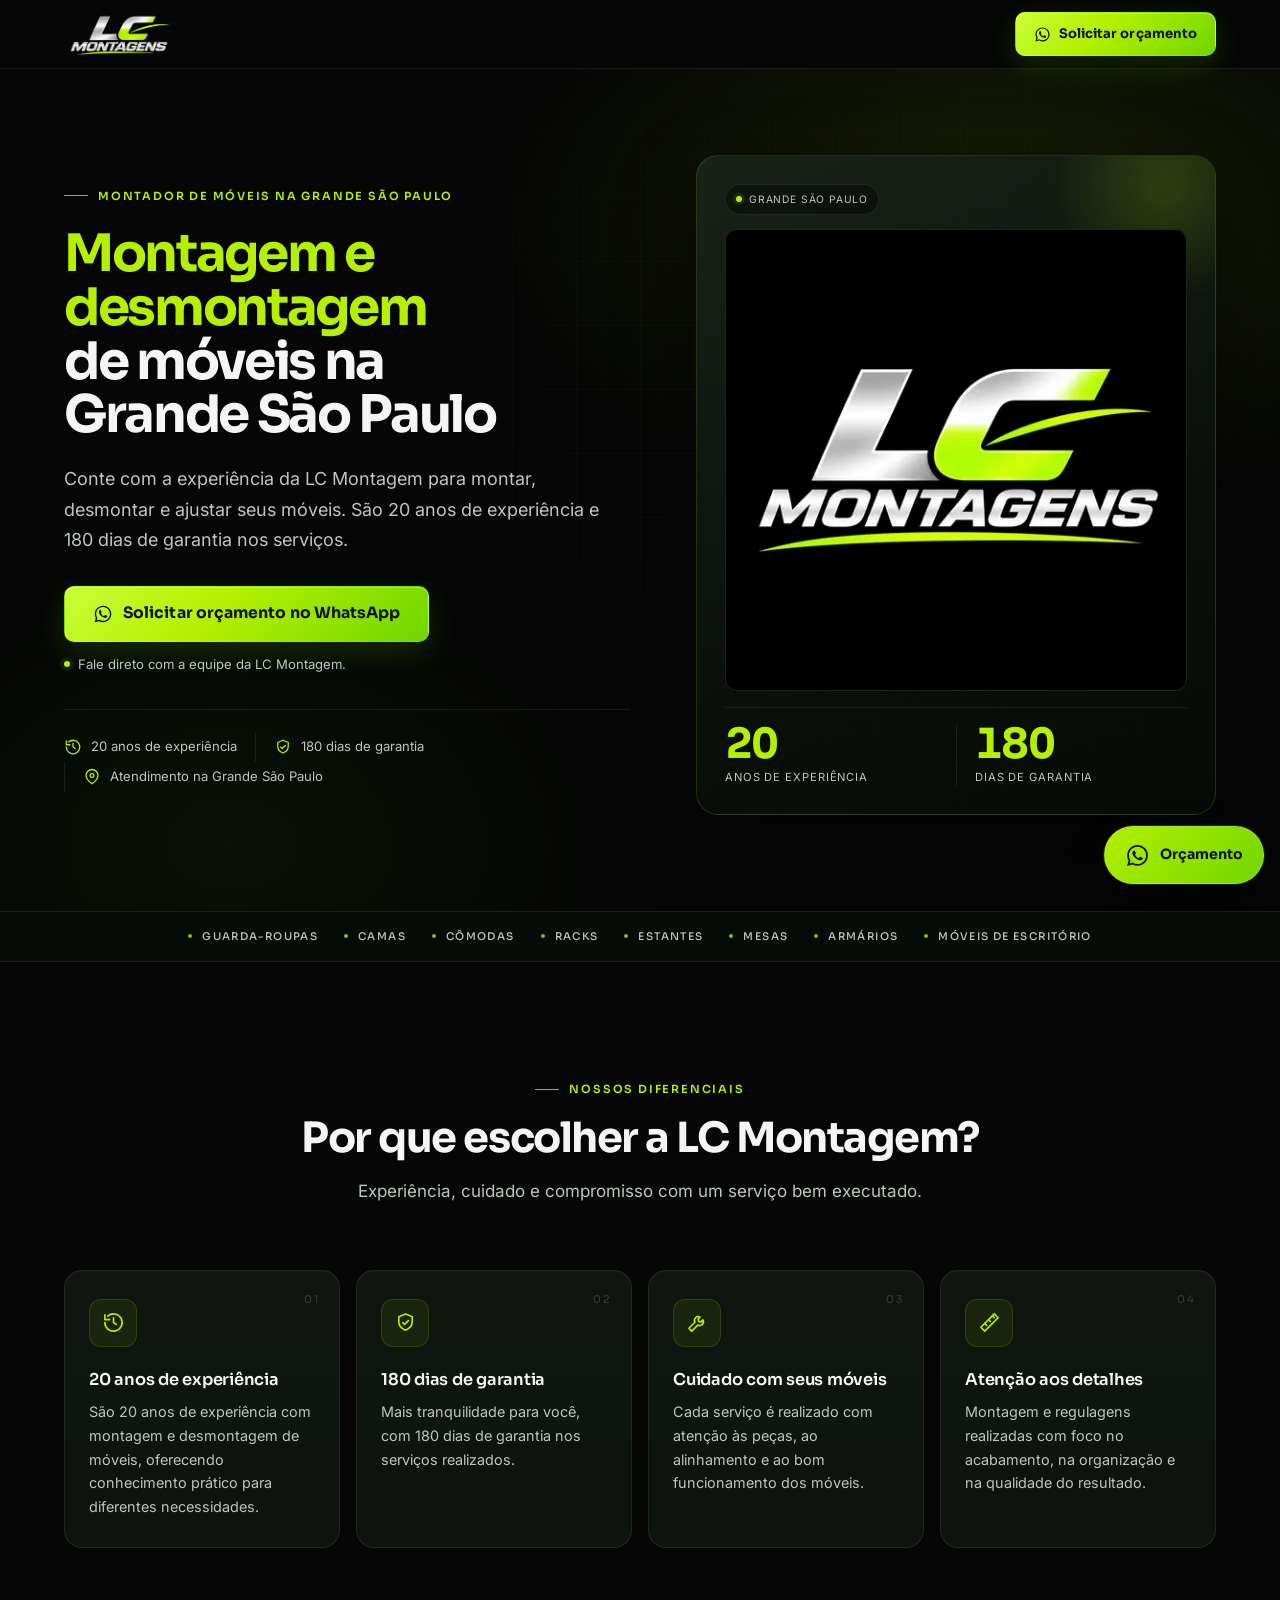
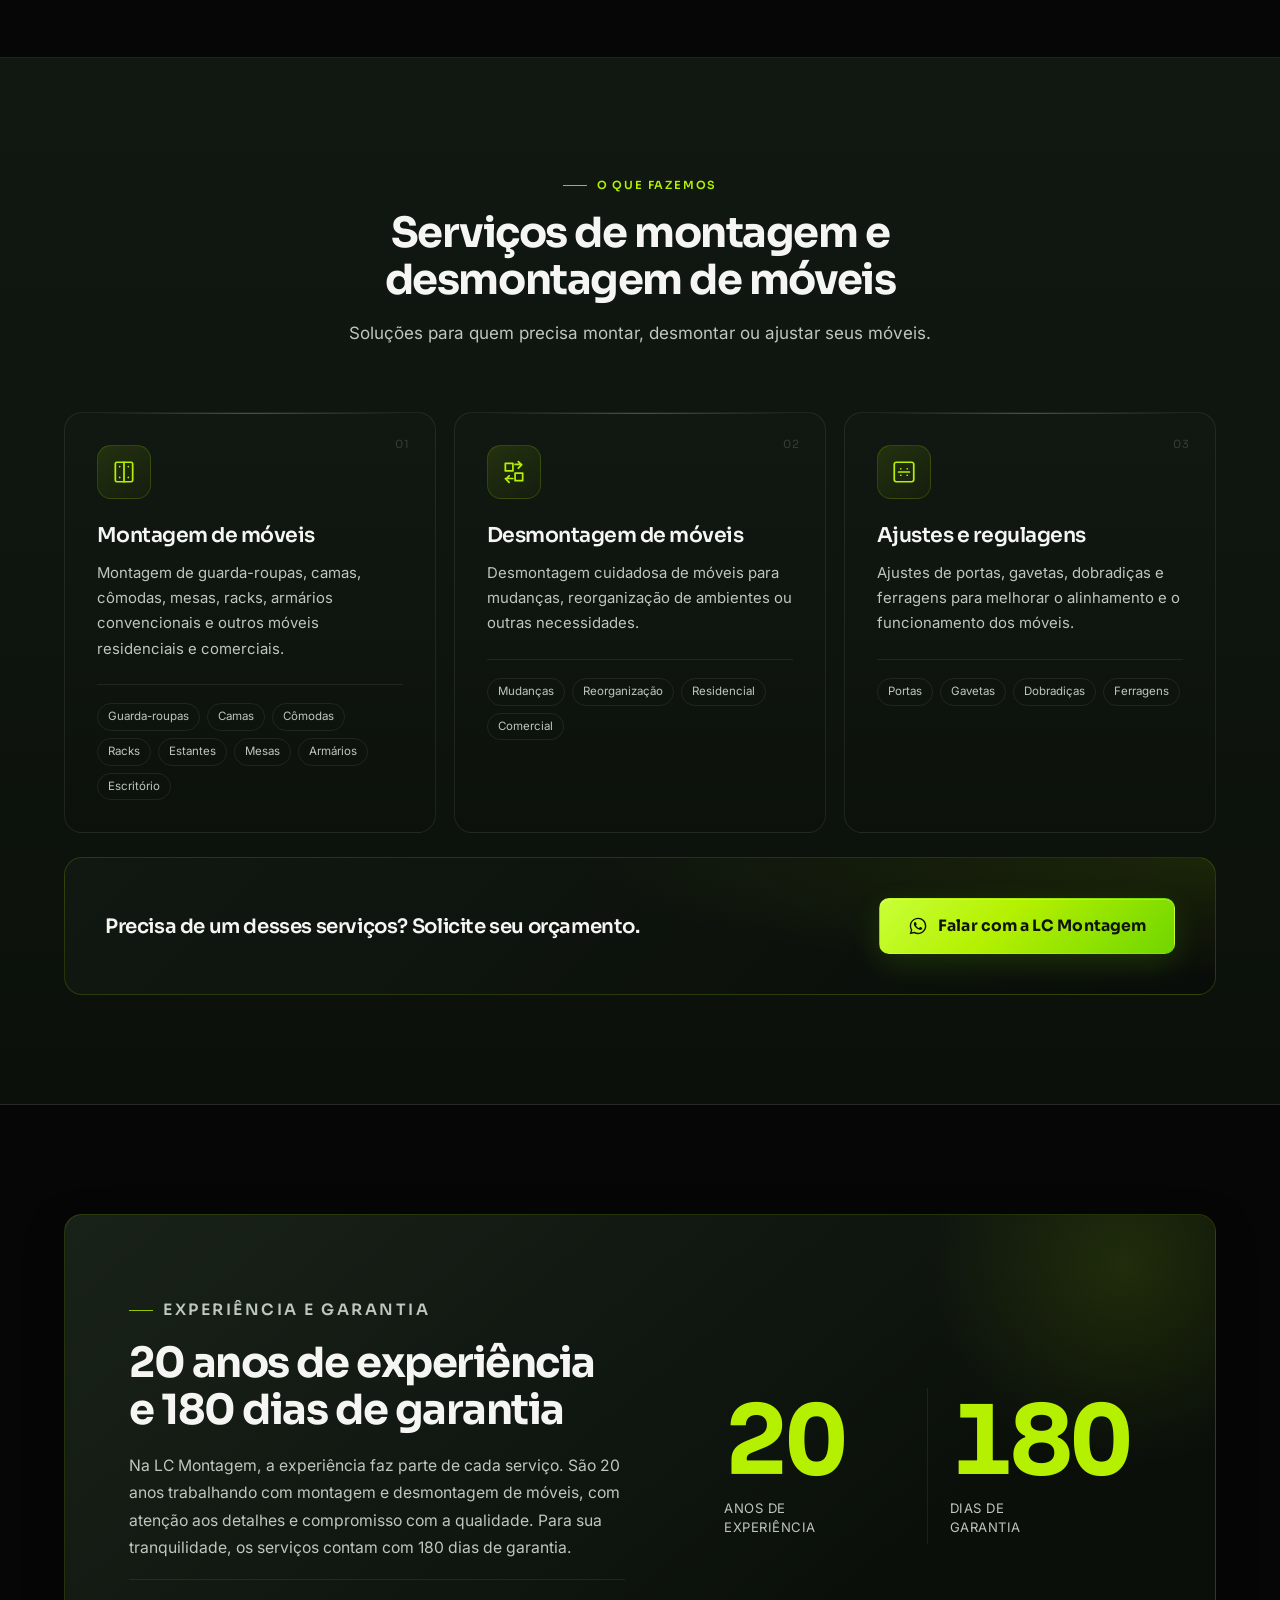
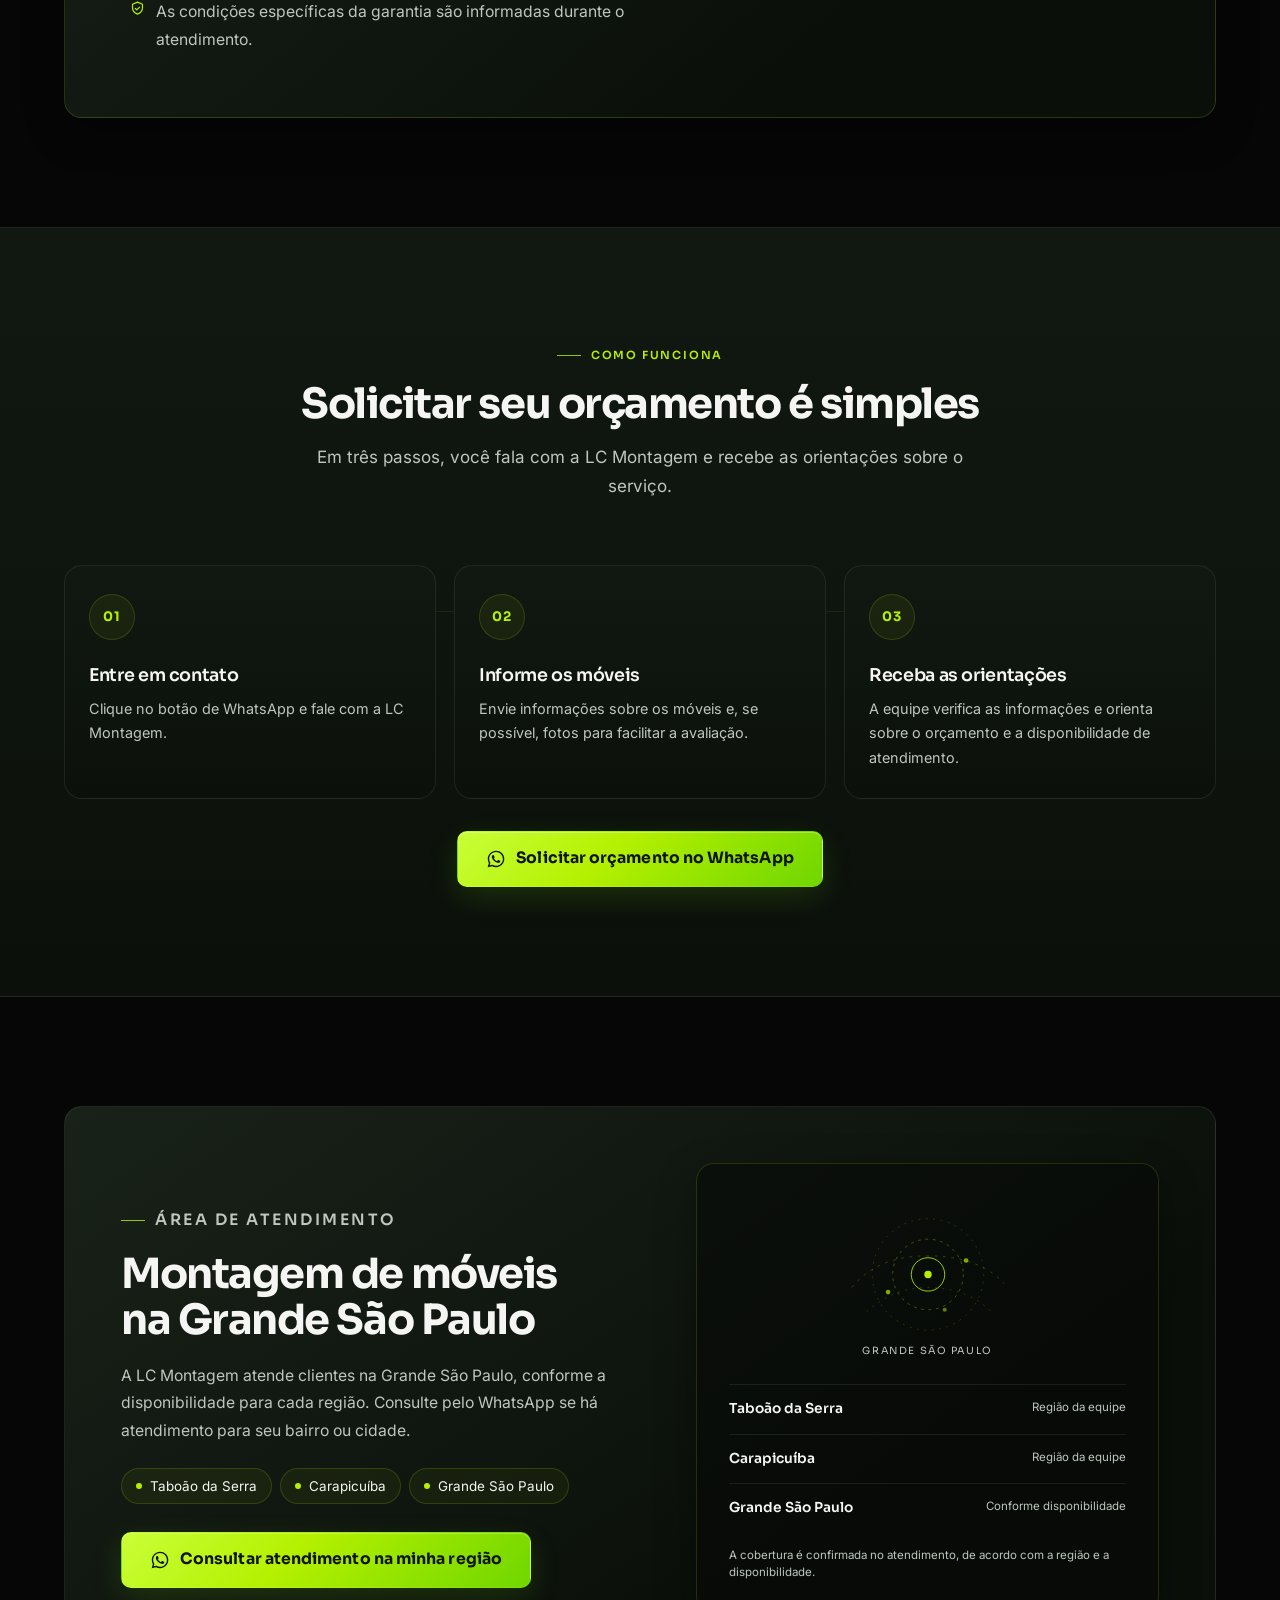
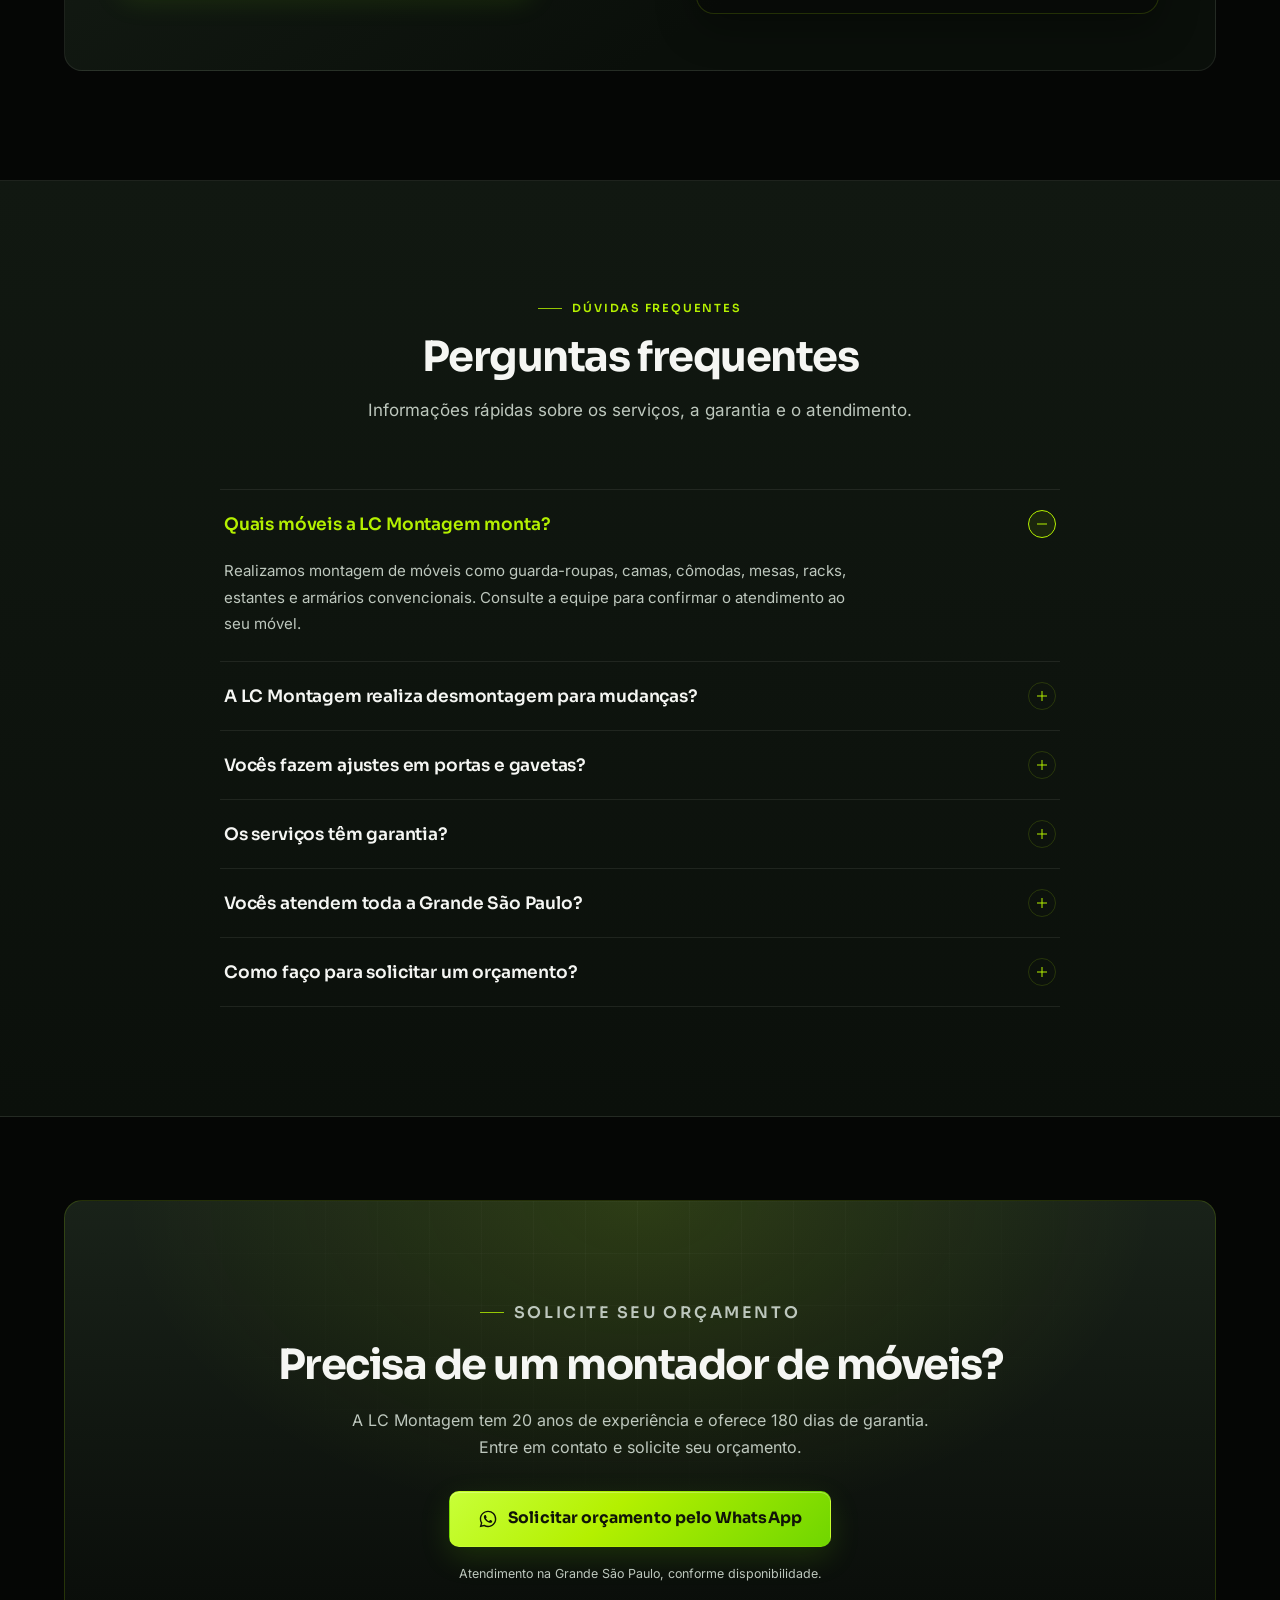
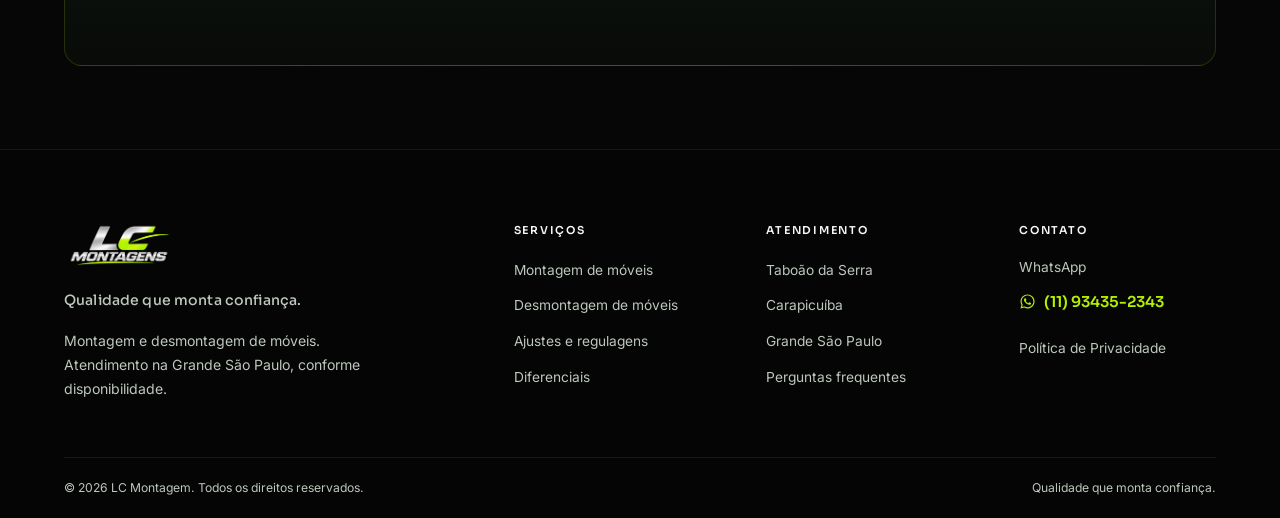
<file: index.html>
<!DOCTYPE html>
<html lang="pt-BR">
<head>
  <script async src="https://www.googletagmanager.com/gtm.js?id=GTM-MT2GZ4NV"></script>
  <script>
    window.dataLayer = window.dataLayer || [];
    function gtag(){dataLayer.push(arguments);}
    gtag('js', new Date());
  </script>

  <meta charset="UTF-8">
  <meta name="viewport" content="width=device-width, initial-scale=1.0">
  <meta name="theme-color" content="#050605">

  <title>Montador de Móveis na Grande São Paulo | LC Montagem</title>
  <meta name="description" content="Montagem e desmontagem de móveis na Grande São Paulo. 20 anos de experiência, ajustes e regulagens e 180 dias de garantia. Solicite seu orçamento.">
  <meta name="keywords" content="montador de móveis, montagem de móveis, desmontagem de móveis, montador de móveis em São Paulo, montador de móveis na Grande São Paulo, montagem de guarda-roupas, ajustes de móveis, regulagem de portas e gavetas">
  <meta name="robots" content="index,follow">
  <link rel="canonical" href="https://lc.grupows.com/">

  <meta property="og:type" content="website">
  <meta property="og:locale" content="pt_BR">
  <meta property="og:site_name" content="LC Montagem">
  <meta property="og:title" content="Montador de Móveis na Grande São Paulo | LC Montagem">
  <meta property="og:description" content="Montagem e desmontagem de móveis na Grande São Paulo. 20 anos de experiência, ajustes e regulagens e 180 dias de garantia. Solicite seu orçamento.">
  <meta property="og:url" content="https://lc.grupows.com/">
  <meta property="og:image" content="https://lc.grupows.com/assets/og/lc-montagem-og-v2.png">
  <meta property="og:image:secure_url" content="https://lc.grupows.com/assets/og/lc-montagem-og-v2.png">
  <meta property="og:image:width" content="1200">
  <meta property="og:image:height" content="630">
  <meta property="og:image:type" content="image/png">
  <meta property="og:image:alt" content="LC Montagem — montagem e desmontagem de móveis na Grande São Paulo">
  <meta name="twitter:card" content="summary_large_image">
  <meta name="twitter:title" content="Montador de Móveis na Grande São Paulo | LC Montagem">
  <meta name="twitter:description" content="Montagem e desmontagem de móveis na Grande São Paulo. 20 anos de experiência, ajustes e regulagens e 180 dias de garantia. Solicite seu orçamento.">
  <meta name="twitter:image" content="https://lc.grupows.com/assets/og/lc-montagem-og-v2.png">
  <meta name="twitter:image:alt" content="LC Montagem — montagem e desmontagem de móveis na Grande São Paulo">

  <link rel="icon" type="image/svg+xml" href="data:image/svg+xml,%3Csvg%20xmlns%3D%22http%3A%2F%2Fwww.w3.org%2F2000%2Fsvg%22%20viewBox%3D%220%200%2064%2064%22%3E%3Crect%20width%3D%2264%22%20height%3D%2264%22%20rx%3D%2214%22%20fill%3D%22%23050605%22%2F%3E%3Crect%20x%3D%227%22%20y%3D%227%22%20width%3D%2250%22%20height%3D%2250%22%20rx%3D%2211%22%20fill%3D%22%23B4F000%22%2F%3E%3Ctext%20x%3D%2232%22%20y%3D%2243%22%20font-family%3D%22Arial%2C%20Helvetica%2C%20sans-serif%22%20font-size%3D%2225%22%20font-weight%3D%22800%22%20text-anchor%3D%22middle%22%20fill%3D%22%23101408%22%3ELC%3C%2Ftext%3E%3C%2Fsvg%3E">

  <link rel="preload" href="assets/fonts/sora-latin-var.woff2" as="font" type="font/woff2" crossorigin>
  <link rel="preload" href="assets/fonts/inter-latin-var.woff2" as="font" type="font/woff2" crossorigin>
  <link rel="preload" as="image" type="image/webp" href="assets/img/hero-montagem-moveis-1080.webp" imagesrcset="assets/img/hero-montagem-moveis-480.webp 480w, assets/img/hero-montagem-moveis-720.webp 720w, assets/img/hero-montagem-moveis-1080.webp 1080w" imagesizes="(max-width: 640px) calc(100vw - 72px), (max-width: 980px) 520px, 462px" fetchpriority="high">

  <script>
    window.dataLayer = window.dataLayer || [];
    function gtag(){dataLayer.push(arguments);}
    window.LC_CONFIG = {"brand":"LC Montagem","siteUrl":"https://lc.grupows.com","environment":"production","analytics":{"enabled":false,"gtmId":"","ga4Id":"","googleAdsId":"","googleAdsConversionLabel":""}};
  </script>
  <script src="assets/js/app.js" defer></script>

  <style>
@font-face {
  font-family: 'Sora';
  font-style: normal;
  font-weight: 400 800;
  font-display: optional;
  src: url('assets/fonts/sora-latin-var.woff2') format('woff2');
}

@font-face {
  font-family: 'Inter';
  font-style: normal;
  font-weight: 400 600;
  font-display: optional;
  src: url('assets/fonts/inter-latin-var.woff2') format('woff2');
}

:root {
  --color-bg: #050605;
  --color-surface: #111811;
  --color-surface-soft: #192219;
  --color-surface-deep: #090d09;

  --color-primary: #B4F000;
  --color-primary-light: #C8FF38;
  --color-primary-strong: #70D600;
  --color-primary-dark: #315C0A;

  --color-text: #F5F6F3;
  --color-text-muted: #BDC7BD;
  --color-on-primary: #101408;

  --color-border: rgba(180, 240, 0, 0.16);
  --color-border-soft: rgba(245, 246, 243, 0.08);
  --color-star: #FFC51A;

  --font-titles: 'Sora', -apple-system, BlinkMacSystemFont, 'Segoe UI', Roboto, sans-serif;
  --font-body: 'Inter', -apple-system, BlinkMacSystemFont, 'Segoe UI', Roboto, sans-serif;

  --radius-sm: 6px;
  --radius-md: 10px;
  --radius-lg: 18px;

  --container-width: 1200px;
  --container-pad: clamp(18px, 4vw, 24px);

  --shadow-soft: 0 14px 40px rgba(0, 0, 0, 0.32);
  --shadow-lg: 0 30px 80px rgba(0, 0, 0, 0.48);

  --transition-fast: all 0.2s cubic-bezier(0.4, 0, 0.2, 1);
  --transition-smooth: all 0.35s cubic-bezier(0.4, 0, 0.2, 1);
}

*,
*::before,
*::after {
  box-sizing: border-box;
}

* {
  margin: 0;
  padding: 0;
}

html {
  scroll-behavior: smooth;
  -webkit-text-size-adjust: 100%;
  text-rendering: optimizeLegibility;
  -webkit-font-smoothing: antialiased;
  -moz-osx-font-smoothing: grayscale;
}

body {
  min-height: 100vh;
  overflow-x: hidden;
  background-color: var(--color-bg);
  color: var(--color-text);
  font-family: var(--font-body);
  font-size: 16px;
  line-height: 1.65;
}

img,
svg {
  display: block;
  max-width: 100%;
}

a {
  color: inherit;
}

button,
input,
textarea,
select {
  font: inherit;
}

ul,
ol {
  list-style: none;
}

::selection {
  background: var(--color-primary);
  color: var(--color-on-primary);
}

:focus-visible {
  outline: 3px solid var(--color-primary);
  outline-offset: 3px;
}

.container {
  width: 100%;
  max-width: var(--container-width);
  margin-inline: auto;
  padding-inline: var(--container-pad);
}

.visually-hidden {
  position: absolute !important;
  width: 1px !important;
  height: 1px !important;
  padding: 0 !important;
  margin: -1px !important;
  overflow: hidden !important;
  clip: rect(0, 0, 0, 0) !important;
  white-space: nowrap !important;
  border: 0 !important;
}

.skip-link {
  position: fixed;
  top: 12px;
  left: 12px;
  z-index: 999;
  padding: 12px 18px;
  border-radius: var(--radius-sm);
  background: var(--color-primary);
  color: var(--color-on-primary);
  font-family: var(--font-titles);
  font-weight: 700;
  text-decoration: none;
  transform: translateY(-160%);
  transition: transform 0.2s ease;
}

.skip-link:focus {
  transform: translateY(0);
}

.btn {
  display: inline-flex;
  align-items: center;
  justify-content: center;
  gap: 10px;
  min-height: 56px;
  padding: 0 28px;
  border: 1px solid transparent;
  border-radius: var(--radius-md);
  font-family: var(--font-titles);
  font-size: 0.98rem;
  font-weight: 700;
  line-height: 1;
  letter-spacing: 0.005em;
  text-align: center;
  text-decoration: none;
  white-space: nowrap;
  cursor: pointer;
  transition: transform var(--transition-fast), box-shadow var(--transition-fast), filter var(--transition-fast);
}

.btn svg {
  width: 20px;
  height: 20px;
  flex: 0 0 auto;
}

.btn-primary {
  background: linear-gradient(135deg, var(--color-primary-light) 0%, var(--color-primary) 42%, var(--color-primary-strong) 100%);
  color: var(--color-on-primary);
  box-shadow: 0 10px 30px rgba(112, 214, 0, 0.16), inset 0 1px 0 rgba(255, 255, 255, 0.28);
}

.btn-primary:hover {
  transform: translateY(-2px);
  filter: brightness(1.04);
  box-shadow: 0 16px 38px rgba(112, 214, 0, 0.22), inset 0 1px 0 rgba(255, 255, 255, 0.32);
}

.btn-primary:active {
  transform: translateY(0);
}

.site-header {
  position: sticky;
  top: 0;
  z-index: 100;
  background: var(--color-bg);
  border-bottom: 1px solid var(--color-border-soft);
}

.header-inner {
  display: flex;
  align-items: center;
  justify-content: space-between;
  gap: 16px;
  min-height: 68px;
}

.brand {
  display: inline-flex;
  align-items: center;
  min-height: 44px;
  color: var(--color-text);
  text-decoration: none;
}

.brand-logo {
  display: block;
  width: auto;
  height: 38px;
}

@media (min-width: 981px) {
  .brand-logo {
    height: 44px;
  }
}

.header-cta {
  min-height: 44px;
  padding: 0 18px;
  gap: 8px;
  font-size: 0.82rem;
}

.header-cta svg {
  width: 17px;
  height: 17px;
}

.header-cta-short {
  display: none;
}

.hero {
  position: relative;
  isolation: isolate;
  overflow: hidden;
  padding: clamp(44px, 7vw, 86px) 0 clamp(52px, 8vw, 96px);
  background: var(--color-bg);
}

.hero::before {
  content: '';
  position: absolute;
  inset: 0;
  z-index: -2;
  background:
    radial-gradient(58% 52% at 78% 18%, rgba(180, 240, 0, 0.1), transparent 70%),
    radial-gradient(42% 46% at 18% 92%, rgba(112, 214, 0, 0.05), transparent 72%);
  pointer-events: none;
}

.hero::after {
  content: '';
  position: absolute;
  inset: 0;
  z-index: -1;
  background-image:
    linear-gradient(rgba(245, 246, 243, 0.035) 1px, transparent 1px),
    linear-gradient(90deg, rgba(245, 246, 243, 0.035) 1px, transparent 1px);
  background-size: 64px 64px;
  -webkit-mask-image: radial-gradient(72% 72% at 66% 36%, #000 0%, transparent 76%);
  mask-image: radial-gradient(72% 72% at 66% 36%, #000 0%, transparent 76%);
  pointer-events: none;
}

.hero-grid {
  display: grid;
  grid-template-columns: minmax(0, 1.04fr) minmax(320px, 0.96fr);
  gap: clamp(36px, 5vw, 72px);
  align-items: center;
}

.hero-copy {
  max-width: 640px;
}

.eyebrow {
  display: inline-flex;
  align-items: center;
  gap: 10px;
  color: var(--color-primary);
  font-family: var(--font-titles);
  font-size: 0.7rem;
  font-weight: 600;
  letter-spacing: 0.16em;
  text-transform: uppercase;
}

.eyebrow::before {
  content: '';
  width: 24px;
  height: 1px;
  background: var(--color-primary);
  opacity: 0.8;
}

.hero h1 {
  max-width: 15ch;
  margin-top: 22px;
  font-family: var(--font-titles);
  font-size: clamp(2.2rem, 1.35rem + 2.35vw, 3.7rem);
  font-weight: 700;
  line-height: 1.04;
  letter-spacing: -0.045em;
  text-wrap: balance;
}

.hero h1 .accent {
  color: var(--color-primary);
}

.hero-lead {
  max-width: 56ch;
  margin-top: 22px;
  color: var(--color-text-muted);
  font-size: clamp(1rem, 0.96rem + 0.22vw, 1.12rem);
  line-height: 1.7;
}

.hero-actions {
  display: flex;
  flex-direction: column;
  align-items: flex-start;
  gap: 12px;
  margin-top: 30px;
}

.hero-note {
  display: flex;
  align-items: center;
  gap: 8px;
  color: var(--color-text-muted);
  font-size: 0.82rem;
}

.hero-note::before {
  content: '';
  width: 6px;
  height: 6px;
  flex: 0 0 auto;
  border-radius: 50%;
  background: var(--color-primary);
  box-shadow: 0 0 0 4px rgba(180, 240, 0, 0.08);
}

.trust-list {
  display: flex;
  flex-wrap: wrap;
  margin-top: 34px;
  padding-top: 22px;
  border-top: 1px solid var(--color-border-soft);
}

.trust-list li {
  display: flex;
  align-items: center;
  gap: 9px;
  padding: 6px 18px;
  border-left: 1px solid var(--color-border-soft);
  color: var(--color-text-muted);
  font-size: 0.82rem;
  line-height: 1.35;
}

.trust-list li:first-child {
  padding-left: 0;
  border-left: 0;
}

.trust-icon {
  width: 18px;
  height: 18px;
  flex: 0 0 auto;
  color: var(--color-primary);
}

.hero-visual {
  position: relative;
  width: 100%;
  max-width: 520px;
  justify-self: end;
}

.visual-card {
  position: relative;
  isolation: isolate;
  overflow: hidden;
  padding: clamp(18px, 2.6vw, 28px);
  border: 1px solid var(--color-border);
  border-radius: 22px;
  background: linear-gradient(155deg, var(--color-surface-soft) 0%, #0A0F0A 62%, #070A07 100%);
  box-shadow: var(--shadow-lg);
}

.visual-card::before {
  content: '';
  position: absolute;
  inset: 0;
  z-index: -1;
  background-image:
    linear-gradient(rgba(245, 246, 243, 0.045) 1px, transparent 1px),
    linear-gradient(90deg, rgba(245, 246, 243, 0.045) 1px, transparent 1px);
  background-size: 44px 44px;
  -webkit-mask-image: radial-gradient(80% 80% at 50% 45%, #000 18%, transparent 78%);
  mask-image: radial-gradient(80% 80% at 50% 45%, #000 18%, transparent 78%);
  opacity: 0.6;
}

.visual-card::after {
  content: '';
  position: absolute;
  top: -90px;
  right: -70px;
  z-index: -1;
  width: 240px;
  height: 240px;
  border-radius: 50%;
  background: radial-gradient(circle, rgba(180, 240, 0, 0.18), transparent 68%);
  filter: blur(8px);
}

.visual-top {
  position: relative;
  z-index: 1;
  display: flex;
  align-items: center;
  justify-content: space-between;
  gap: 12px;
}

.visual-kicker {
  color: var(--color-text-muted);
  font-family: var(--font-titles);
  font-size: 0.64rem;
  font-weight: 600;
  letter-spacing: 0.18em;
  text-transform: uppercase;
}

.visual-status {
  display: inline-flex;
  align-items: center;
  gap: 7px;
  padding: 6px 10px;
  border: 1px solid var(--color-border-soft);
  border-radius: 999px;
  background: rgba(5, 6, 5, 0.45);
  color: var(--color-text-muted);
  font-size: 0.64rem;
  letter-spacing: 0.08em;
  text-transform: uppercase;
  white-space: nowrap;
}

.visual-status::before {
  content: '';
  width: 6px;
  height: 6px;
  border-radius: 50%;
  background: var(--color-primary);
  box-shadow: 0 0 0 3px rgba(180, 240, 0, 0.1);
}

.hero-media {
  position: relative;
  z-index: 1;
  overflow: hidden;
  margin: 14px 0 0;
  border: 1px solid var(--color-border-soft);
  border-radius: 12px;
  background: #0A0F0A;
  aspect-ratio: 1 / 1;
  box-shadow: inset 0 0 0 1px rgba(255, 255, 255, 0.03);
}

.hero-media picture {
  display: block;
  height: 100%;
}

.hero-image {
  display: block;
  width: 100%;
  height: 100%;
  object-fit: cover;
  object-position: center;
}

.visual-stats {
  position: relative;
  z-index: 1;
  display: grid;
  grid-template-columns: 1fr 1fr;
  margin-top: 16px;
  padding-top: 16px;
  border-top: 1px solid var(--color-border-soft);
}

.visual-stat {
  padding-right: 14px;
}

.visual-stat + .visual-stat {
  padding-right: 0;
  padding-left: 18px;
  border-left: 1px solid var(--color-border-soft);
}

.visual-stat strong {
  display: block;
  color: var(--color-primary);
  font-family: var(--font-titles);
  font-size: clamp(1.8rem, 3.4vw, 2.6rem);
  font-weight: 700;
  line-height: 1;
  letter-spacing: -0.04em;
  font-variant-numeric: tabular-nums;
}

.visual-stat span {
  display: block;
  margin-top: 5px;
  color: var(--color-text-muted);
  font-size: 0.7rem;
  line-height: 1.35;
  letter-spacing: 0.08em;
  text-transform: uppercase;
}

@media (max-width: 980px) {
  .hero-grid {
    grid-template-columns: minmax(0, 1fr);
    gap: 40px;
  }

  .hero-copy {
    max-width: none;
  }

  .hero h1 {
    max-width: 18ch;
  }

  .hero-visual {
    justify-self: start;
    max-width: 560px;
  }
}

@media (max-width: 640px) {
  .header-inner {
    min-height: 62px;
  }

  .brand-logo {
    height: 36px;
  }

  .btn {
    max-width: 100%;
    white-space: normal;
    text-align: center;
    line-height: 1.25;
  }

  .header-cta {
    padding: 0 14px;
    gap: 7px;
    font-size: 0.78rem;
    white-space: nowrap;
  }

  .header-cta-full {
    display: none;
  }

  .header-cta-short {
    display: inline;
  }

  .hero {
    padding-top: 36px;
  }

  .hero h1 {
    max-width: none;
    margin-top: 18px;
    font-size: clamp(2rem, 8.2vw, 2.55rem);
    letter-spacing: -0.038em;
  }

  .hero-lead {
    margin-top: 18px;
  }

  .hero-actions {
    width: 100%;
    margin-top: 24px;
  }

  .hero-actions .btn {
    width: 100%;
    padding-inline: 18px;
    font-size: 0.94rem;
  }

  .hero-note {
    font-size: 0.76rem;
  }

  .trust-list {
    display: grid;
    grid-template-columns: 1fr;
    gap: 9px;
    margin-top: 26px;
    padding-top: 18px;
  }

  .trust-list li {
    padding: 0;
    border-left: 0;
  }

  .visual-card {
    border-radius: 18px;
  }

  .visual-status {
    font-size: 0.58rem;
  }
}

@media (max-width: 380px) {
  .brand-logo {
    height: 34px;
  }

  .header-cta {
    padding: 0 11px;
    gap: 6px;
  }

  .header-cta svg {
    width: 15px;
    height: 15px;
  }

  .visual-kicker {
    font-size: 0.58rem;
    letter-spacing: 0.12em;
  }
}

@media (prefers-reduced-motion: reduce) {
  html {
    scroll-behavior: auto;
  }

  *,
  *::before,
  *::after {
    animation-duration: 0.01ms !important;
    animation-iteration-count: 1 !important;
    scroll-behavior: auto !important;
    transition-duration: 0.01ms !important;
  }
}
  </style>

  <link rel="preload" href="style.css" as="style" onload="this.onload=null;this.rel='stylesheet'">
  <noscript><link rel="stylesheet" href="style.css"></noscript>

  <script type="application/ld+json">
  {
    "@context": "https://schema.org",
    "@graph": [
      {
        "@type": "ProfessionalService",
        "@id": "https://lc.grupows.com/#business",
        "name": "LC Montagem",
        "url": "https://lc.grupows.com/",
        "slogan": "Qualidade que monta confiança.",
        "description": "Montagem, desmontagem, ajustes e regulagens de móveis na Grande São Paulo.",
        "telephone": "+5511934352343",
        "areaServed": [
          { "@type": "AdministrativeArea", "name": "Grande São Paulo" },
          { "@type": "City", "name": "Taboão da Serra" },
          { "@type": "City", "name": "Carapicuíba" }
        ],
        "knowsAbout": [
          "Montagem de móveis",
          "Desmontagem de móveis",
          "Ajustes de móveis",
          "Regulagem de portas, gavetas, dobradiças e ferragens"
        ],
        "contactPoint": {
          "@type": "ContactPoint",
          "telephone": "+5511934352343",
          "contactType": "customer service",
          "availableLanguage": "Portuguese",
          "url": "https://wa.me/5511934352343?text=Ol%C3%A1%2C%20te%20encontrei%20no%20Google%20e%20gostaria%20de%20um%20or%C3%A7amento."
        }
      },
      {
        "@type": "WebSite",
        "@id": "https://lc.grupows.com/#website",
        "url": "https://lc.grupows.com/",
        "name": "LC Montagem",
        "inLanguage": "pt-BR",
        "publisher": { "@id": "https://lc.grupows.com/#business" }
      }
    ]
  }
  </script>
  <script type="application/ld+json">{"@context":"https://schema.org","@type":"FAQPage","inLanguage":"pt-BR","mainEntity":[{"@type":"Question","name":"Quais móveis a LC Montagem monta?","acceptedAnswer":{"@type":"Answer","text":"Realizamos montagem de móveis como guarda-roupas, camas, cômodas, mesas, racks, estantes e armários convencionais. Consulte a equipe para confirmar o atendimento ao seu móvel."}},{"@type":"Question","name":"A LC Montagem realiza desmontagem para mudanças?","acceptedAnswer":{"@type":"Answer","text":"Sim. Também realizamos serviços de desmontagem de móveis para mudanças e reorganização de ambientes."}},{"@type":"Question","name":"Vocês fazem ajustes em portas e gavetas?","acceptedAnswer":{"@type":"Answer","text":"Sim. Realizamos ajustes e regulagens em portas, gavetas, dobradiças e ferragens, conforme a necessidade de cada móvel."}},{"@type":"Question","name":"Os serviços têm garantia?","acceptedAnswer":{"@type":"Answer","text":"Sim. A LC Montagem oferece 180 dias de garantia nos serviços. Consulte as condições durante o atendimento."}},{"@type":"Question","name":"Vocês atendem toda a Grande São Paulo?","acceptedAnswer":{"@type":"Answer","text":"Atendemos diferentes regiões da Grande São Paulo, conforme disponibilidade. Entre em contato para consultar seu bairro ou cidade."}},{"@type":"Question","name":"Como faço para solicitar um orçamento?","acceptedAnswer":{"@type":"Answer","text":"Basta clicar em um dos botões de WhatsApp, informar o serviço desejado e enviar detalhes dos móveis."}}]}</script>
</head>
<body id="top">
  <a class="skip-link" href="#conteudo">Ir para o conteúdo</a>

  <header class="site-header">
    <div class="container header-inner">
      <a class="brand" href="#top" aria-label="LC Montagem - início">
        <img class="brand-logo" src="assets/img/logo-lc-montagem.png" alt="LC Montagem" width="480" height="185">
      </a>
      <a class="btn btn-primary header-cta" id="btn-header-whatsapp" href="https://wa.me/5511934352343?text=Ol%C3%A1%2C%20te%20encontrei%20no%20Google%20e%20gostaria%20de%20um%20or%C3%A7amento." target="_blank" rel="noopener noreferrer" data-cta-location="header" data-service="orcamento_geral" aria-label="Solicitar orçamento pelo WhatsApp">
        <svg viewBox="0 0 24 24" fill="currentColor" aria-hidden="true" focusable="false"><path d="M19.05 4.91A9.82 9.82 0 0 0 12.04 2C6.58 2 2.13 6.45 2.13 11.91c0 1.75.46 3.45 1.32 4.95L2 22l5.25-1.38a9.9 9.9 0 0 0 4.79 1.22h.01c5.46 0 9.91-4.45 9.91-9.91 0-2.65-1.03-5.14-2.91-7.02ZM12.04 20.15h-.01a8.2 8.2 0 0 1-4.18-1.15l-.3-.18-3.12.82.83-3.04-.2-.31a8.19 8.19 0 0 1-1.26-4.38c0-4.54 3.7-8.24 8.24-8.24 2.2 0 4.27.86 5.82 2.42a8.18 8.18 0 0 1 2.41 5.83c0 4.54-3.7 8.23-8.23 8.23Zm4.52-6.16c-.25-.12-1.47-.72-1.69-.81-.23-.08-.39-.12-.56.12-.17.25-.64.81-.78.97-.14.17-.29.19-.54.06-.25-.12-1.05-.39-1.99-1.23-.74-.66-1.23-1.47-1.38-1.72-.14-.25-.02-.38.11-.51.11-.11.25-.29.37-.43.12-.14.17-.25.25-.41.08-.17.04-.31-.02-.43-.06-.12-.56-1.34-.76-1.84-.2-.48-.4-.42-.56-.43h-.48c-.17 0-.43.06-.66.31-.23.25-.86.85-.86 2.07 0 1.22.89 2.4 1.01 2.56.12.17 1.75 2.67 4.23 3.74.59.26 1.05.41 1.41.52.59.19 1.13.16 1.56.1.48-.07 1.47-.6 1.68-1.18.21-.58.21-1.07.14-1.18-.06-.11-.22-.17-.47-.29Z"/></svg>
        <span class="header-cta-full">Solicitar orçamento</span>
        <span class="header-cta-short">Orçamento</span>
      </a>
    </div>
  </header>

  <main id="conteudo">
    <section class="hero" id="inicio" aria-labelledby="hero-title">
      <div class="container hero-grid">
        <div class="hero-copy">
          <p class="eyebrow">Montador de móveis na Grande São Paulo</p>
          <h1 id="hero-title"><span class="accent">Montagem e desmontagem</span> de móveis na Grande São Paulo</h1>
          <p class="hero-lead">Conte com a experiência da LC Montagem para montar, desmontar e ajustar seus móveis. São 20 anos de experiência e 180 dias de garantia nos serviços.</p>
          <div class="hero-actions">
            <a class="btn btn-primary" id="btn-hero-whatsapp" href="https://wa.me/5511934352343?text=Ol%C3%A1%2C%20te%20encontrei%20no%20Google%20e%20gostaria%20de%20um%20or%C3%A7amento." target="_blank" rel="noopener noreferrer" data-cta-location="hero" data-service="orcamento_geral">
              <svg viewBox="0 0 24 24" fill="currentColor" aria-hidden="true" focusable="false"><path d="M19.05 4.91A9.82 9.82 0 0 0 12.04 2C6.58 2 2.13 6.45 2.13 11.91c0 1.75.46 3.45 1.32 4.95L2 22l5.25-1.38a9.9 9.9 0 0 0 4.79 1.22h.01c5.46 0 9.91-4.45 9.91-9.91 0-2.65-1.03-5.14-2.91-7.02ZM12.04 20.15h-.01a8.2 8.2 0 0 1-4.18-1.15l-.3-.18-3.12.82.83-3.04-.2-.31a8.19 8.19 0 0 1-1.26-4.38c0-4.54 3.7-8.24 8.24-8.24 2.2 0 4.27.86 5.82 2.42a8.18 8.18 0 0 1 2.41 5.83c0 4.54-3.7 8.23-8.23 8.23Zm4.52-6.16c-.25-.12-1.47-.72-1.69-.81-.23-.08-.39-.12-.56.12-.17.25-.64.81-.78.97-.14.17-.29.19-.54.06-.25-.12-1.05-.39-1.99-1.23-.74-.66-1.23-1.47-1.38-1.72-.14-.25-.02-.38.11-.51.11-.11.25-.29.37-.43.12-.14.17-.25.25-.41.08-.17.04-.31-.02-.43-.06-.12-.56-1.34-.76-1.84-.2-.48-.4-.42-.56-.43h-.48c-.17 0-.43.06-.66.31-.23.25-.86.85-.86 2.07 0 1.22.89 2.4 1.01 2.56.12.17 1.75 2.67 4.23 3.74.59.26 1.05.41 1.41.52.59.19 1.13.16 1.56.1.48-.07 1.47-.6 1.68-1.18.21-.58.21-1.07.14-1.18-.06-.11-.22-.17-.47-.29Z"/></svg>
              Solicitar orçamento no WhatsApp
            </a>
            <span class="hero-note">Fale direto com a equipe da LC Montagem.</span>
          </div>
          <ul class="trust-list">
            <li>
              <svg class="trust-icon" viewBox="0 0 24 24" fill="none" stroke="currentColor" stroke-width="1.7" stroke-linecap="round" stroke-linejoin="round" aria-hidden="true" focusable="false"><path d="M3 12a9 9 0 1 0 3-6.7"/><path d="M3 4v5h5"/><path d="M12 7v5l3 2"/></svg>
              20 anos de experiência
            </li>
            <li>
              <svg class="trust-icon" viewBox="0 0 24 24" fill="none" stroke="currentColor" stroke-width="1.7" stroke-linecap="round" stroke-linejoin="round" aria-hidden="true" focusable="false"><path d="M12 3 19 6v5c0 4.5-3 7.5-7 9-4-1.5-7-4.5-7-9V6l7-3Z"/><path d="m9 12 2 2 4-4"/></svg>
              180 dias de garantia
            </li>
            <li>
              <svg class="trust-icon" viewBox="0 0 24 24" fill="none" stroke="currentColor" stroke-width="1.7" stroke-linecap="round" stroke-linejoin="round" aria-hidden="true" focusable="false"><path d="M20 10c0 5-8 11-8 11S4 15 4 10a8 8 0 1 1 16 0Z"/><circle cx="12" cy="10" r="2.5"/></svg>
              Atendimento na Grande São Paulo
            </li>
          </ul>
        </div>

        <div class="hero-visual">
          <div class="visual-card">
            <div class="visual-top">
              <span class="visual-status">Grande São Paulo</span>
            </div>
            <div class="hero-media">
              <picture>
                <source type="image/webp" srcset="assets/img/hero-montagem-moveis-480.webp 480w, assets/img/hero-montagem-moveis-720.webp 720w, assets/img/hero-montagem-moveis-1080.webp 1080w" sizes="(max-width: 640px) calc(100vw - 72px), (max-width: 980px) 520px, 462px">
                <img class="hero-image" src="assets/img/hero-montagem-moveis.jpg" alt="Montagem de móveis realizada pela LC Montagem na Grande São Paulo" width="1080" height="1080" fetchpriority="high" decoding="async">
              </picture>
            </div>
            <div class="visual-stats">
              <div class="visual-stat"><strong>20</strong><span>anos de experiência</span></div>
              <div class="visual-stat"><strong>180</strong><span>dias de garantia</span></div>
            </div>
          </div>
        </div>
      </div>
    </section>

    <div class="furniture-rail">
      <div class="container">
        <ul>
          <li>Guarda-roupas</li>
          <li>Camas</li>
          <li>Cômodas</li>
          <li>Racks</li>
          <li>Estantes</li>
          <li>Mesas</li>
          <li>Armários</li>
          <li>Móveis de escritório</li>
        </ul>
      </div>
    </div>

    <section class="section" id="diferenciais" aria-labelledby="diferenciais-title">
      <div class="container">
        <div class="section-header">
          <p class="eyebrow">Nossos diferenciais</p>
          <h2 class="section-title" id="diferenciais-title">Por que escolher a LC Montagem?</h2>
          <p class="section-lead">Experiência, cuidado e compromisso com um serviço bem executado.</p>
        </div>
        <div class="cards-grid features-grid">
          <article class="feature-card">
            <span class="feature-index" aria-hidden="true">01</span>
            <div class="feature-icon">
              <svg viewBox="0 0 24 24" fill="none" stroke="currentColor" stroke-width="1.7" stroke-linecap="round" stroke-linejoin="round" aria-hidden="true" focusable="false"><path d="M3 12a9 9 0 1 0 3-6.7"/><path d="M3 4v5h5"/><path d="M12 7v5l3 2"/></svg>
            </div>
            <h3>20 anos de experiência</h3>
            <p>São 20 anos de experiência com montagem e desmontagem de móveis, oferecendo conhecimento prático para diferentes necessidades.</p>
          </article>
          <article class="feature-card">
            <span class="feature-index" aria-hidden="true">02</span>
            <div class="feature-icon">
              <svg viewBox="0 0 24 24" fill="none" stroke="currentColor" stroke-width="1.7" stroke-linecap="round" stroke-linejoin="round" aria-hidden="true" focusable="false"><path d="M12 3 19 6v5c0 4.5-3 7.5-7 9-4-1.5-7-4.5-7-9V6l7-3Z"/><path d="m9 12 2 2 4-4"/></svg>
            </div>
            <h3>180 dias de garantia</h3>
            <p>Mais tranquilidade para você, com 180 dias de garantia nos serviços realizados.</p>
          </article>
          <article class="feature-card">
            <span class="feature-index" aria-hidden="true">03</span>
            <div class="feature-icon">
              <svg viewBox="0 0 24 24" fill="none" stroke="currentColor" stroke-width="1.7" stroke-linecap="round" stroke-linejoin="round" aria-hidden="true" focusable="false"><path d="M14.7 6.3a4 4 0 0 0-5.4 5.4L3 18l3 3 6.3-6.3a4 4 0 0 0 5.4-5.4l-2.1 2.1-2.5-.5-.5-2.5 2.1-2.1Z"/><path d="m5 20 1 1"/></svg>
            </div>
            <h3>Cuidado com seus móveis</h3>
            <p>Cada serviço é realizado com atenção às peças, ao alinhamento e ao bom funcionamento dos móveis.</p>
          </article>
          <article class="feature-card">
            <span class="feature-index" aria-hidden="true">04</span>
            <div class="feature-icon">
              <svg viewBox="0 0 24 24" fill="none" stroke="currentColor" stroke-width="1.7" stroke-linecap="round" stroke-linejoin="round" aria-hidden="true" focusable="false"><path d="M3 17 17 3l4 4L7 21l-4-4Z"/><path d="m7 13 2 2M11 9l2 2M15 5l2 2"/></svg>
            </div>
            <h3>Atenção aos detalhes</h3>
            <p>Montagem e regulagens realizadas com foco no acabamento, na organização e na qualidade do resultado.</p>
          </article>
        </div>
      </div>
    </section>

    <section class="section section--surface" id="servicos" aria-labelledby="servicos-title">
      <div class="container">
        <div class="section-header">
          <p class="eyebrow">O que fazemos</p>
          <h2 class="section-title" id="servicos-title">Serviços de montagem e desmontagem de móveis</h2>
          <p class="section-lead">Soluções para quem precisa montar, desmontar ou ajustar seus móveis.</p>
        </div>
        <div class="services-grid">
          <article class="service-card">
            <span class="service-marker" aria-hidden="true">01</span>
            <div class="service-icon">
              <svg viewBox="0 0 24 24" fill="none" stroke="currentColor" stroke-width="1.6" stroke-linecap="round" stroke-linejoin="round" aria-hidden="true" focusable="false"><rect x="4" y="3" width="16" height="18" rx="1.5"/><path d="M12 3v18M8 7h.01M16 7h.01M8 17h.01M16 17h.01"/></svg>
            </div>
            <h3>Montagem de móveis</h3>
            <p>Montagem de guarda-roupas, camas, cômodas, mesas, racks, armários convencionais e outros móveis residenciais e comerciais.</p>
            <ul class="service-tags">
              <li class="service-tag">Guarda-roupas</li>
              <li class="service-tag">Camas</li>
              <li class="service-tag">Cômodas</li>
              <li class="service-tag">Racks</li>
              <li class="service-tag">Estantes</li>
              <li class="service-tag">Mesas</li>
              <li class="service-tag">Armários</li>
              <li class="service-tag">Escritório</li>
            </ul>
          </article>
          <article class="service-card">
            <span class="service-marker" aria-hidden="true">02</span>
            <div class="service-icon">
              <svg viewBox="0 0 24 24" fill="none" stroke="currentColor" stroke-width="1.6" stroke-linecap="round" stroke-linejoin="round" aria-hidden="true" focusable="false"><path d="M4 4h7v7H4zM13 13h7v7h-7z"/><path d="M13 5h6M16 2.5 19 5.5 16 8.5M4 18h7M7.5 15.5 4.5 18.5l3 3"/></svg>
            </div>
            <h3>Desmontagem de móveis</h3>
            <p>Desmontagem cuidadosa de móveis para mudanças, reorganização de ambientes ou outras necessidades.</p>
            <ul class="service-tags">
              <li class="service-tag">Mudanças</li>
              <li class="service-tag">Reorganização</li>
              <li class="service-tag">Residencial</li>
              <li class="service-tag">Comercial</li>
            </ul>
          </article>
          <article class="service-card">
            <span class="service-marker" aria-hidden="true">03</span>
            <div class="service-icon">
              <svg viewBox="0 0 24 24" fill="none" stroke="currentColor" stroke-width="1.6" stroke-linecap="round" stroke-linejoin="round" aria-hidden="true" focusable="false"><rect x="3" y="3" width="18" height="18" rx="2"/><path d="M7 12h10M9 9h.01M9 15h.01M15 9h.01M15 15h.01"/></svg>
            </div>
            <h3>Ajustes e regulagens</h3>
            <p>Ajustes de portas, gavetas, dobradiças e ferragens para melhorar o alinhamento e o funcionamento dos móveis.</p>
            <ul class="service-tags">
              <li class="service-tag">Portas</li>
              <li class="service-tag">Gavetas</li>
              <li class="service-tag">Dobradiças</li>
              <li class="service-tag">Ferragens</li>
            </ul>
          </article>
        </div>
        <div class="cta-band">
          <p>Precisa de um desses serviços? Solicite seu orçamento.</p>
          <a class="btn btn-primary" id="btn-services-whatsapp" href="https://wa.me/5511934352343?text=Ol%C3%A1%2C%20te%20encontrei%20no%20Google%20e%20gostaria%20de%20um%20or%C3%A7amento." target="_blank" rel="noopener noreferrer" data-cta-location="services" data-service="servicos_geral">
            <svg viewBox="0 0 24 24" fill="currentColor" aria-hidden="true" focusable="false"><path d="M19.05 4.91A9.82 9.82 0 0 0 12.04 2C6.58 2 2.13 6.45 2.13 11.91c0 1.75.46 3.45 1.32 4.95L2 22l5.25-1.38a9.9 9.9 0 0 0 4.79 1.22h.01c5.46 0 9.91-4.45 9.91-9.91 0-2.65-1.03-5.14-2.91-7.02ZM12.04 20.15h-.01a8.2 8.2 0 0 1-4.18-1.15l-.3-.18-3.12.82.83-3.04-.2-.31a8.19 8.19 0 0 1-1.26-4.38c0-4.54 3.7-8.24 8.24-8.24 2.2 0 4.27.86 5.82 2.42a8.18 8.18 0 0 1 2.41 5.83c0 4.54-3.7 8.23-8.23 8.23Zm4.52-6.16c-.25-.12-1.47-.72-1.69-.81-.23-.08-.39-.12-.56.12-.17.25-.64.81-.78.97-.14.17-.29.19-.54.06-.25-.12-1.05-.39-1.99-1.23-.74-.66-1.23-1.47-1.38-1.72-.14-.25-.02-.38.11-.51.11-.11.25-.29.37-.43.12-.14.17-.25.25-.41.08-.17.04-.31-.02-.43-.06-.12-.56-1.34-.76-1.84-.2-.48-.4-.42-.56-.43h-.48c-.17 0-.43.06-.66.31-.23.25-.86.85-.86 2.07 0 1.22.89 2.4 1.01 2.56.12.17 1.75 2.67 4.23 3.74.59.26 1.05.41 1.41.52.59.19 1.13.16 1.56.1.48-.07 1.47-.6 1.68-1.18.21-.58.21-1.07.14-1.18-.06-.11-.22-.17-.47-.29Z"/></svg>
            Falar com a LC Montagem
          </a>
        </div>
      </div>
    </section>

    <section class="section" id="experiencia" aria-labelledby="experiencia-title">
      <div class="container">
        <div class="experience-panel">
          <div class="experience-copy">
            <p class="eyebrow">Experiência e garantia</p>
            <h2 class="section-title" id="experiencia-title">20 anos de experiência e 180 dias de garantia</h2>
            <p>Na LC Montagem, a experiência faz parte de cada serviço. São 20 anos trabalhando com montagem e desmontagem de móveis, com atenção aos detalhes e compromisso com a qualidade. Para sua tranquilidade, os serviços contam com 180 dias de garantia.</p>
            <p class="experience-note">
              <svg viewBox="0 0 24 24" fill="none" stroke="currentColor" stroke-width="1.7" stroke-linecap="round" stroke-linejoin="round" aria-hidden="true" focusable="false"><path d="M12 3 19 6v5c0 4.5-3 7.5-7 9-4-1.5-7-4.5-7-9V6l7-3Z"/><path d="m9 12 2 2 4-4"/></svg>
              As condições específicas da garantia são informadas durante o atendimento.
            </p>
          </div>
          <div class="experience-stats">
            <div class="stat-block"><strong>20</strong><span>anos de experiência</span></div>
            <div class="stat-block"><strong>180</strong><span>dias de garantia</span></div>
          </div>
        </div>
      </div>
    </section>

    <section class="section section--surface" id="como-solicitar" aria-labelledby="como-title">
      <div class="container">
        <div class="section-header">
          <p class="eyebrow">Como funciona</p>
          <h2 class="section-title" id="como-title">Solicitar seu orçamento é simples</h2>
          <p class="section-lead">Em três passos, você fala com a LC Montagem e recebe as orientações sobre o serviço.</p>
        </div>
        <div class="steps">
          <article class="step-card">
            <div class="step-number" aria-hidden="true">01</div>
            <h3>Entre em contato</h3>
            <p>Clique no botão de WhatsApp e fale com a LC Montagem.</p>
          </article>
          <article class="step-card">
            <div class="step-number" aria-hidden="true">02</div>
            <h3>Informe os móveis</h3>
            <p>Envie informações sobre os móveis e, se possível, fotos para facilitar a avaliação.</p>
          </article>
          <article class="step-card">
            <div class="step-number" aria-hidden="true">03</div>
            <h3>Receba as orientações</h3>
            <p>A equipe verifica as informações e orienta sobre o orçamento e a disponibilidade de atendimento.</p>
          </article>
        </div>
        <div class="steps-cta">
          <a class="btn btn-primary" id="btn-howto-whatsapp" href="https://wa.me/5511934352343?text=Ol%C3%A1%2C%20te%20encontrei%20no%20Google%20e%20gostaria%20de%20um%20or%C3%A7amento." target="_blank" rel="noopener noreferrer" data-cta-location="howto" data-service="orcamento_geral">
            <svg viewBox="0 0 24 24" fill="currentColor" aria-hidden="true" focusable="false"><path d="M19.05 4.91A9.82 9.82 0 0 0 12.04 2C6.58 2 2.13 6.45 2.13 11.91c0 1.75.46 3.45 1.32 4.95L2 22l5.25-1.38a9.9 9.9 0 0 0 4.79 1.22h.01c5.46 0 9.91-4.45 9.91-9.91 0-2.65-1.03-5.14-2.91-7.02ZM12.04 20.15h-.01a8.2 8.2 0 0 1-4.18-1.15l-.3-.18-3.12.82.83-3.04-.2-.31a8.19 8.19 0 0 1-1.26-4.38c0-4.54 3.7-8.24 8.24-8.24 2.2 0 4.27.86 5.82 2.42a8.18 8.18 0 0 1 2.41 5.83c0 4.54-3.7 8.23-8.23 8.23Zm4.52-6.16c-.25-.12-1.47-.72-1.69-.81-.23-.08-.39-.12-.56.12-.17.25-.64.81-.78.97-.14.17-.29.19-.54.06-.25-.12-1.05-.39-1.99-1.23-.74-.66-1.23-1.47-1.38-1.72-.14-.25-.02-.38.11-.51.11-.11.25-.29.37-.43.12-.14.17-.25.25-.41.08-.17.04-.31-.02-.43-.06-.12-.56-1.34-.76-1.84-.2-.48-.4-.42-.56-.43h-.48c-.17 0-.43.06-.66.31-.23.25-.86.85-.86 2.07 0 1.22.89 2.4 1.01 2.56.12.17 1.75 2.67 4.23 3.74.59.26 1.05.41 1.41.52.59.19 1.13.16 1.56.1.48-.07 1.47-.6 1.68-1.18.21-.58.21-1.07.14-1.18-.06-.11-.22-.17-.47-.29Z"/></svg>
            Solicitar orçamento no WhatsApp
          </a>
        </div>
      </div>
    </section>

    <section class="section" id="avaliacoes" aria-labelledby="avaliacoes-title" hidden>
      <div class="container">
        <div class="section-header">
          <p class="eyebrow">Avaliações</p>
          <h2 class="section-title" id="avaliacoes-title">O que nossos clientes dizem</h2>
          <p class="section-lead">Conheça a experiência de quem já contratou nossos serviços.</p>
        </div>
        <div class="reviews-grid">
                    <!-- Nenhuma avaliação publicada. Preencha data/reviews.json e defina published=true. -->
        </div>
      </div>
    </section>

    <section class="section" id="regiao" aria-labelledby="regiao-title">
      <div class="container">
        <div class="region-panel">
          <div class="region-copy">
            <p class="eyebrow">Área de atendimento</p>
            <h2 class="section-title" id="regiao-title">Montagem de móveis na Grande São Paulo</h2>
            <p>A LC Montagem atende clientes na Grande São Paulo, conforme a disponibilidade para cada região. Consulte pelo WhatsApp se há atendimento para seu bairro ou cidade.</p>
            <ul class="region-chips">
              <li class="region-chip">Taboão da Serra</li>
              <li class="region-chip">Carapicuíba</li>
              <li class="region-chip">Grande São Paulo</li>
            </ul>
            <div class="region-actions">
              <a class="btn btn-primary" id="btn-region-whatsapp" href="https://wa.me/5511934352343?text=Ol%C3%A1%2C%20te%20encontrei%20no%20Google%20e%20gostaria%20de%20um%20or%C3%A7amento." target="_blank" rel="noopener noreferrer" data-cta-location="region" data-service="consulta_atendimento">
                <svg viewBox="0 0 24 24" fill="currentColor" aria-hidden="true" focusable="false"><path d="M19.05 4.91A9.82 9.82 0 0 0 12.04 2C6.58 2 2.13 6.45 2.13 11.91c0 1.75.46 3.45 1.32 4.95L2 22l5.25-1.38a9.9 9.9 0 0 0 4.79 1.22h.01c5.46 0 9.91-4.45 9.91-9.91 0-2.65-1.03-5.14-2.91-7.02ZM12.04 20.15h-.01a8.2 8.2 0 0 1-4.18-1.15l-.3-.18-3.12.82.83-3.04-.2-.31a8.19 8.19 0 0 1-1.26-4.38c0-4.54 3.7-8.24 8.24-8.24 2.2 0 4.27.86 5.82 2.42a8.18 8.18 0 0 1 2.41 5.83c0 4.54-3.7 8.23-8.23 8.23Zm4.52-6.16c-.25-.12-1.47-.72-1.69-.81-.23-.08-.39-.12-.56.12-.17.25-.64.81-.78.97-.14.17-.29.19-.54.06-.25-.12-1.05-.39-1.99-1.23-.74-.66-1.23-1.47-1.38-1.72-.14-.25-.02-.38.11-.51.11-.11.25-.29.37-.43.12-.14.17-.25.25-.41.08-.17.04-.31-.02-.43-.06-.12-.56-1.34-.76-1.84-.2-.48-.4-.42-.56-.43h-.48c-.17 0-.43.06-.66.31-.23.25-.86.85-.86 2.07 0 1.22.89 2.4 1.01 2.56.12.17 1.75 2.67 4.23 3.74.59.26 1.05.41 1.41.52.59.19 1.13.16 1.56.1.48-.07 1.47-.6 1.68-1.18.21-.58.21-1.07.14-1.18-.06-.11-.22-.17-.47-.29Z"/></svg>
                Consultar atendimento na minha região
              </a>
            </div>
          </div>
          <div class="coverage-card">
            <div class="coverage-visual" aria-hidden="true">
              <svg viewBox="0 0 280 170" fill="none" focusable="false">
                <g stroke="currentColor" stroke-width="1">
                  <circle cx="140" cy="78" r="18" opacity=".9"/>
                  <circle cx="140" cy="78" r="38" opacity=".35" stroke-dasharray="3 5"/>
                  <circle cx="140" cy="78" r="60" opacity=".2" stroke-dasharray="2 6"/>
                  <path d="M58 92c18-22 44-34 82-34 36 0 64 10 82 30" opacity=".25" stroke-dasharray="3 6"/>
                  <path d="M74 118c20-18 42-26 66-26 26 0 50 8 68 26" opacity=".2" stroke-dasharray="2 6"/>
                </g>
                <g fill="currentColor">
                  <circle cx="140" cy="78" r="4"/>
                  <circle cx="97" cy="97" r="2.5" opacity=".7"/>
                  <circle cx="181" cy="63" r="2.5" opacity=".7"/>
                  <circle cx="158" cy="116" r="2.2" opacity=".5"/>
                </g>
              </svg>
            </div>
            <ul class="coverage-list">
              <li class="coverage-item"><strong>Taboão da Serra</strong><span>Região da equipe</span></li>
              <li class="coverage-item"><strong>Carapicuíba</strong><span>Região da equipe</span></li>
              <li class="coverage-item"><strong>Grande São Paulo</strong><span>Conforme disponibilidade</span></li>
            </ul>
            <p class="coverage-note">A cobertura é confirmada no atendimento, de acordo com a região e a disponibilidade.</p>
          </div>
        </div>
      </div>
    </section>

    <section class="section section--surface" id="faq" aria-labelledby="faq-title">
      <div class="container">
        <div class="section-header">
          <p class="eyebrow">Dúvidas frequentes</p>
          <h2 class="section-title" id="faq-title">Perguntas frequentes</h2>
          <p class="section-lead">Informações rápidas sobre os serviços, a garantia e o atendimento.</p>
        </div>
        <div class="faq-list">
                    <details class="faq-item" id="faq-moveis" name="faq" open>
            <summary>
              <span class="faq-q">Quais móveis a LC Montagem monta?</span>
              <span class="faq-icon" aria-hidden="true"></span>
            </summary>
            <div class="faq-answer"><p>Realizamos montagem de móveis como guarda-roupas, camas, cômodas, mesas, racks, estantes e armários convencionais. Consulte a equipe para confirmar o atendimento ao seu móvel.</p></div>
          </details>
          <details class="faq-item" id="faq-desmontagem" name="faq">
            <summary>
              <span class="faq-q">A LC Montagem realiza desmontagem para mudanças?</span>
              <span class="faq-icon" aria-hidden="true"></span>
            </summary>
            <div class="faq-answer"><p>Sim. Também realizamos serviços de desmontagem de móveis para mudanças e reorganização de ambientes.</p></div>
          </details>
          <details class="faq-item" id="faq-ajustes" name="faq">
            <summary>
              <span class="faq-q">Vocês fazem ajustes em portas e gavetas?</span>
              <span class="faq-icon" aria-hidden="true"></span>
            </summary>
            <div class="faq-answer"><p>Sim. Realizamos ajustes e regulagens em portas, gavetas, dobradiças e ferragens, conforme a necessidade de cada móvel.</p></div>
          </details>
          <details class="faq-item" id="faq-garantia" name="faq">
            <summary>
              <span class="faq-q">Os serviços têm garantia?</span>
              <span class="faq-icon" aria-hidden="true"></span>
            </summary>
            <div class="faq-answer"><p>Sim. A LC Montagem oferece 180 dias de garantia nos serviços. Consulte as condições durante o atendimento.</p></div>
          </details>
          <details class="faq-item" id="faq-regiao" name="faq">
            <summary>
              <span class="faq-q">Vocês atendem toda a Grande São Paulo?</span>
              <span class="faq-icon" aria-hidden="true"></span>
            </summary>
            <div class="faq-answer"><p>Atendemos diferentes regiões da Grande São Paulo, conforme disponibilidade. Entre em contato para consultar seu bairro ou cidade.</p></div>
          </details>
          <details class="faq-item" id="faq-orcamento" name="faq">
            <summary>
              <span class="faq-q">Como faço para solicitar um orçamento?</span>
              <span class="faq-icon" aria-hidden="true"></span>
            </summary>
            <div class="faq-answer"><p>Basta clicar em um dos botões de WhatsApp, informar o serviço desejado e enviar detalhes dos móveis.</p></div>
          </details>
        </div>
      </div>
    </section>

    <section class="section section--tight" id="contato" aria-labelledby="final-title">
      <div class="container">
        <div class="final-cta-panel">
          <p class="eyebrow">Solicite seu orçamento</p>
          <h2 class="section-title" id="final-title">Precisa de um montador de móveis?</h2>
          <p>A LC Montagem tem 20 anos de experiência e oferece 180 dias de garantia. Entre em contato e solicite seu orçamento.</p>
          <div class="final-actions">
            <a class="btn btn-primary" id="btn-final-whatsapp" href="https://wa.me/5511934352343?text=Ol%C3%A1%2C%20te%20encontrei%20no%20Google%20e%20gostaria%20de%20um%20or%C3%A7amento." target="_blank" rel="noopener noreferrer" data-cta-location="final" data-service="orcamento_geral">
              <svg viewBox="0 0 24 24" fill="currentColor" aria-hidden="true" focusable="false"><path d="M19.05 4.91A9.82 9.82 0 0 0 12.04 2C6.58 2 2.13 6.45 2.13 11.91c0 1.75.46 3.45 1.32 4.95L2 22l5.25-1.38a9.9 9.9 0 0 0 4.79 1.22h.01c5.46 0 9.91-4.45 9.91-9.91 0-2.65-1.03-5.14-2.91-7.02ZM12.04 20.15h-.01a8.2 8.2 0 0 1-4.18-1.15l-.3-.18-3.12.82.83-3.04-.2-.31a8.19 8.19 0 0 1-1.26-4.38c0-4.54 3.7-8.24 8.24-8.24 2.2 0 4.27.86 5.82 2.42a8.18 8.18 0 0 1 2.41 5.83c0 4.54-3.7 8.23-8.23 8.23Zm4.52-6.16c-.25-.12-1.47-.72-1.69-.81-.23-.08-.39-.12-.56.12-.17.25-.64.81-.78.97-.14.17-.29.19-.54.06-.25-.12-1.05-.39-1.99-1.23-.74-.66-1.23-1.47-1.38-1.72-.14-.25-.02-.38.11-.51.11-.11.25-.29.37-.43.12-.14.17-.25.25-.41.08-.17.04-.31-.02-.43-.06-.12-.56-1.34-.76-1.84-.2-.48-.4-.42-.56-.43h-.48c-.17 0-.43.06-.66.31-.23.25-.86.85-.86 2.07 0 1.22.89 2.4 1.01 2.56.12.17 1.75 2.67 4.23 3.74.59.26 1.05.41 1.41.52.59.19 1.13.16 1.56.1.48-.07 1.47-.6 1.68-1.18.21-.58.21-1.07.14-1.18-.06-.11-.22-.17-.47-.29Z"/></svg>
              Solicitar orçamento pelo WhatsApp
            </a>
          </div>
          <p class="final-note">Atendimento na Grande São Paulo, conforme disponibilidade.</p>
        </div>
      </div>
    </section>
  </main>

  <footer class="site-footer">
    <div class="container">
      <div class="footer-grid">
        <div class="footer-brand">
          <a class="brand" href="#top" aria-label="LC Montagem — início">
            <img class="brand-logo" src="assets/img/logo-lc-montagem.png" alt="LC Montagem" width="480" height="185">
          </a>
          <p class="footer-slogan">Qualidade que monta confiança.</p>
          <p>Montagem e desmontagem de móveis. Atendimento na Grande São Paulo, conforme disponibilidade.</p>
        </div>
        <div>
          <h2 class="footer-title">Serviços</h2>
          <ul class="footer-links">
            <li><a href="#servicos">Montagem de móveis</a></li>
            <li><a href="#servicos">Desmontagem de móveis</a></li>
            <li><a href="#servicos">Ajustes e regulagens</a></li>
            <li><a href="#diferenciais">Diferenciais</a></li>
          </ul>
        </div>
        <div>
          <h2 class="footer-title">Atendimento</h2>
          <ul class="footer-links">
            <li><a href="#regiao">Taboão da Serra</a></li>
            <li><a href="#regiao">Carapicuíba</a></li>
            <li><a href="#regiao">Grande São Paulo</a></li>
            <li><a href="#faq">Perguntas frequentes</a></li>
          </ul>
        </div>
        <div>
          <h2 class="footer-title">Contato</h2>
          <p class="footer-contact">
            WhatsApp
            <a id="btn-footer-whatsapp" href="https://wa.me/5511934352343?text=Ol%C3%A1%2C%20te%20encontrei%20no%20Google%20e%20gostaria%20de%20um%20or%C3%A7amento." target="_blank" rel="noopener noreferrer" data-cta-location="footer" data-service="orcamento_geral" aria-label="WhatsApp (11) 93435-2343">
              <svg viewBox="0 0 24 24" fill="currentColor" aria-hidden="true" focusable="false"><path d="M19.05 4.91A9.82 9.82 0 0 0 12.04 2C6.58 2 2.13 6.45 2.13 11.91c0 1.75.46 3.45 1.32 4.95L2 22l5.25-1.38a9.9 9.9 0 0 0 4.79 1.22h.01c5.46 0 9.91-4.45 9.91-9.91 0-2.65-1.03-5.14-2.91-7.02ZM12.04 20.15h-.01a8.2 8.2 0 0 1-4.18-1.15l-.3-.18-3.12.82.83-3.04-.2-.31a8.19 8.19 0 0 1-1.26-4.38c0-4.54 3.7-8.24 8.24-8.24 2.2 0 4.27.86 5.82 2.42a8.18 8.18 0 0 1 2.41 5.83c0 4.54-3.7 8.23-8.23 8.23Zm4.52-6.16c-.25-.12-1.47-.72-1.69-.81-.23-.08-.39-.12-.56.12-.17.25-.64.81-.78.97-.14.17-.29.19-.54.06-.25-.12-1.05-.39-1.99-1.23-.74-.66-1.23-1.47-1.38-1.72-.14-.25-.02-.38.11-.51.11-.11.25-.29.37-.43.12-.14.17-.25.25-.41.08-.17.04-.31-.02-.43-.06-.12-.56-1.34-.76-1.84-.2-.48-.4-.42-.56-.43h-.48c-.17 0-.43.06-.66.31-.23.25-.86.85-.86 2.07 0 1.22.89 2.4 1.01 2.56.12.17 1.75 2.67 4.23 3.74.59.26 1.05.41 1.41.52.59.19 1.13.16 1.56.1.48-.07 1.47-.6 1.68-1.18.21-.58.21-1.07.14-1.18-.06-.11-.22-.17-.47-.29Z"/></svg>
              (11) 93435-2343
            </a>
          </p>
          <ul class="footer-links">
            <li><a href="privacidade.html">Política de Privacidade</a></li>
          </ul>
        </div>
      </div>
      <div class="footer-bottom">
        <span>© 2026 LC Montagem. Todos os direitos reservados.</span>
        <span>Qualidade que monta confiança.</span>
      </div>
    </div>
  </footer>

  <a class="whatsapp-float" id="btn-floating-whatsapp" href="https://wa.me/5511934352343?text=Ol%C3%A1%2C%20te%20encontrei%20no%20Google%20e%20gostaria%20de%20um%20or%C3%A7amento." target="_blank" rel="noopener noreferrer" data-cta-location="floating" data-service="orcamento_geral" aria-label="Solicitar orçamento pelo WhatsApp">
    <svg viewBox="0 0 24 24" fill="currentColor" aria-hidden="true" focusable="false"><path d="M19.05 4.91A9.82 9.82 0 0 0 12.04 2C6.58 2 2.13 6.45 2.13 11.91c0 1.75.46 3.45 1.32 4.95L2 22l5.25-1.38a9.9 9.9 0 0 0 4.79 1.22h.01c5.46 0 9.91-4.45 9.91-9.91 0-2.65-1.03-5.14-2.91-7.02ZM12.04 20.15h-.01a8.2 8.2 0 0 1-4.18-1.15l-.3-.18-3.12.82.83-3.04-.2-.31a8.19 8.19 0 0 1-1.26-4.38c0-4.54 3.7-8.24 8.24-8.24 2.2 0 4.27.86 5.82 2.42a8.18 8.18 0 0 1 2.41 5.83c0 4.54-3.7 8.23-8.23 8.23Zm4.52-6.16c-.25-.12-1.47-.72-1.69-.81-.23-.08-.39-.12-.56.12-.17.25-.64.81-.78.97-.14.17-.29.19-.54.06-.25-.12-1.05-.39-1.99-1.23-.74-.66-1.23-1.47-1.38-1.72-.14-.25-.02-.38.11-.51.11-.11.25-.29.37-.43.12-.14.17-.25.25-.41.08-.17.04-.31-.02-.43-.06-.12-.56-1.34-.76-1.84-.2-.48-.4-.42-.56-.43h-.48c-.17 0-.43.06-.66.31-.23.25-.86.85-.86 2.07 0 1.22.89 2.4 1.01 2.56.12.17 1.75 2.67 4.23 3.74.59.26 1.05.41 1.41.52.59.19 1.13.16 1.56.1.48-.07 1.47-.6 1.68-1.18.21-.58.21-1.07.14-1.18-.06-.11-.22-.17-.47-.29Z"/></svg>
    <span>Orçamento</span>
  </a>
</body>
</html>
</file>
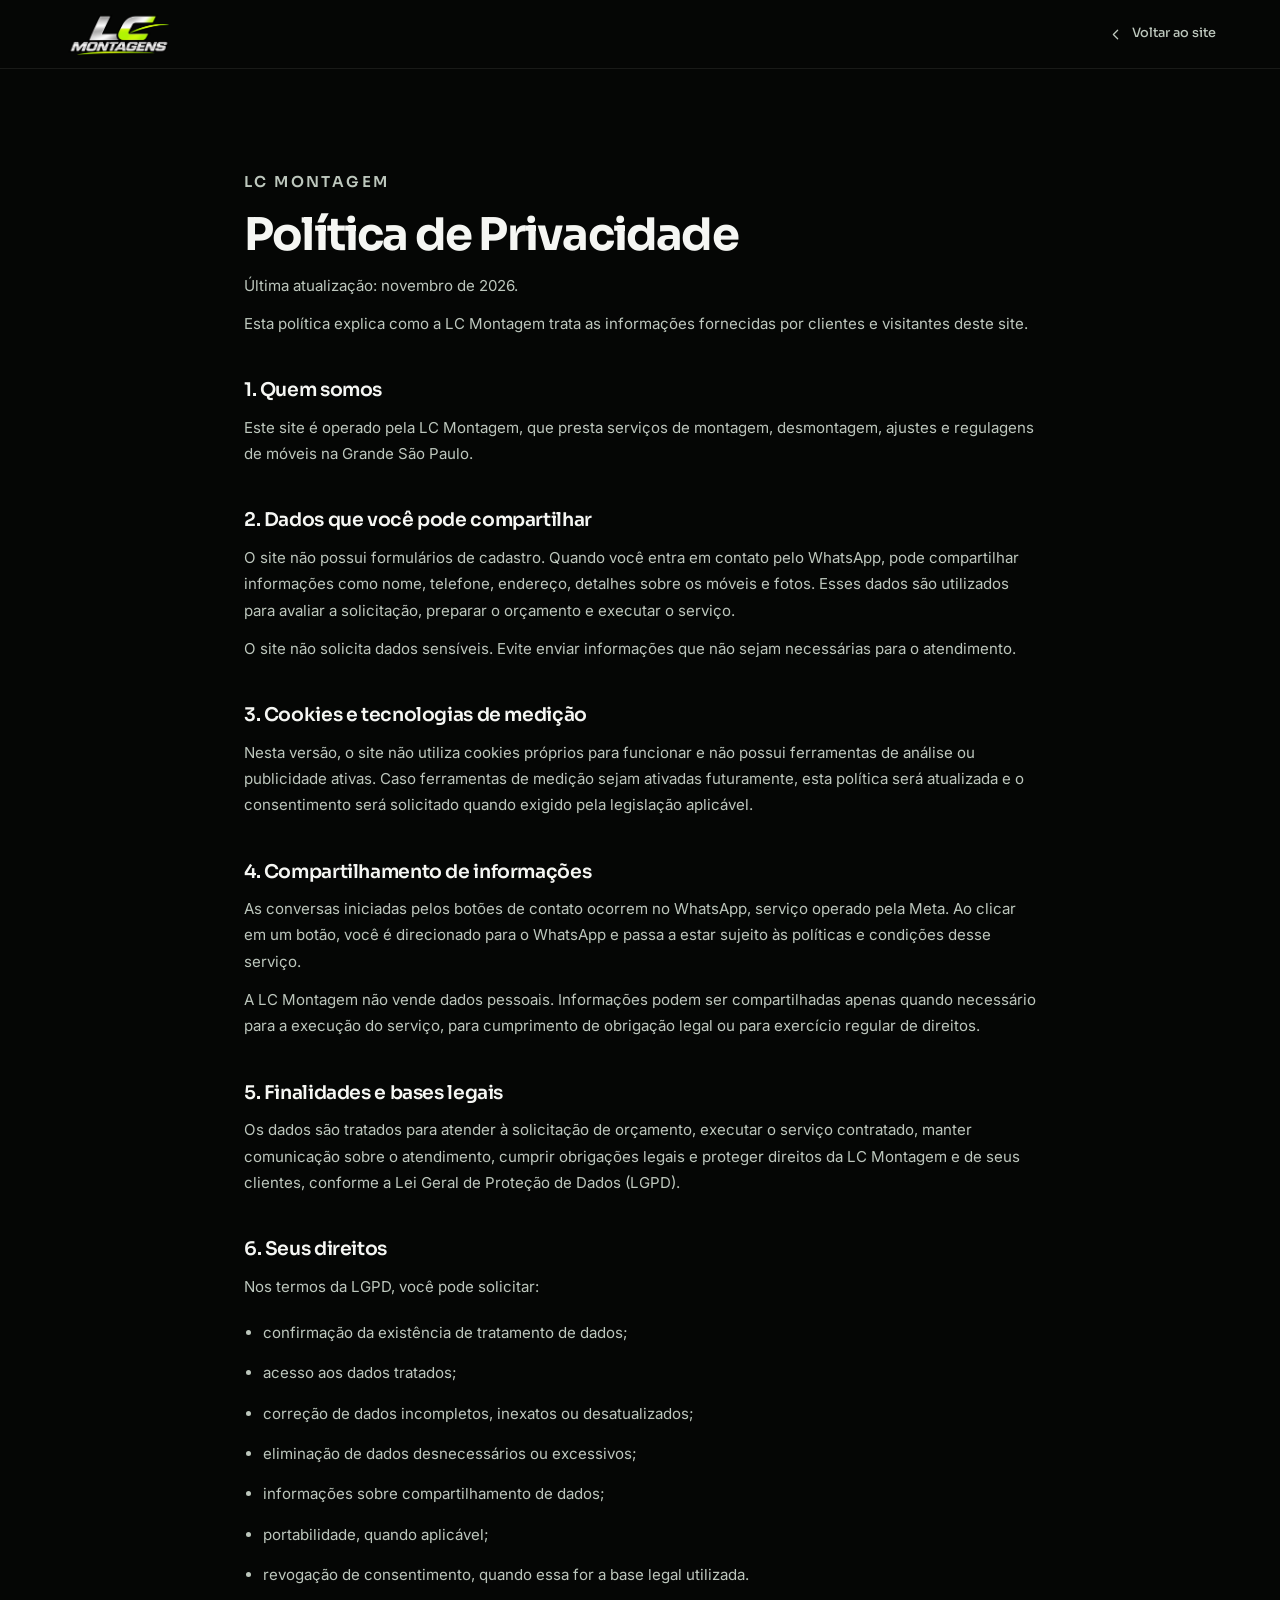
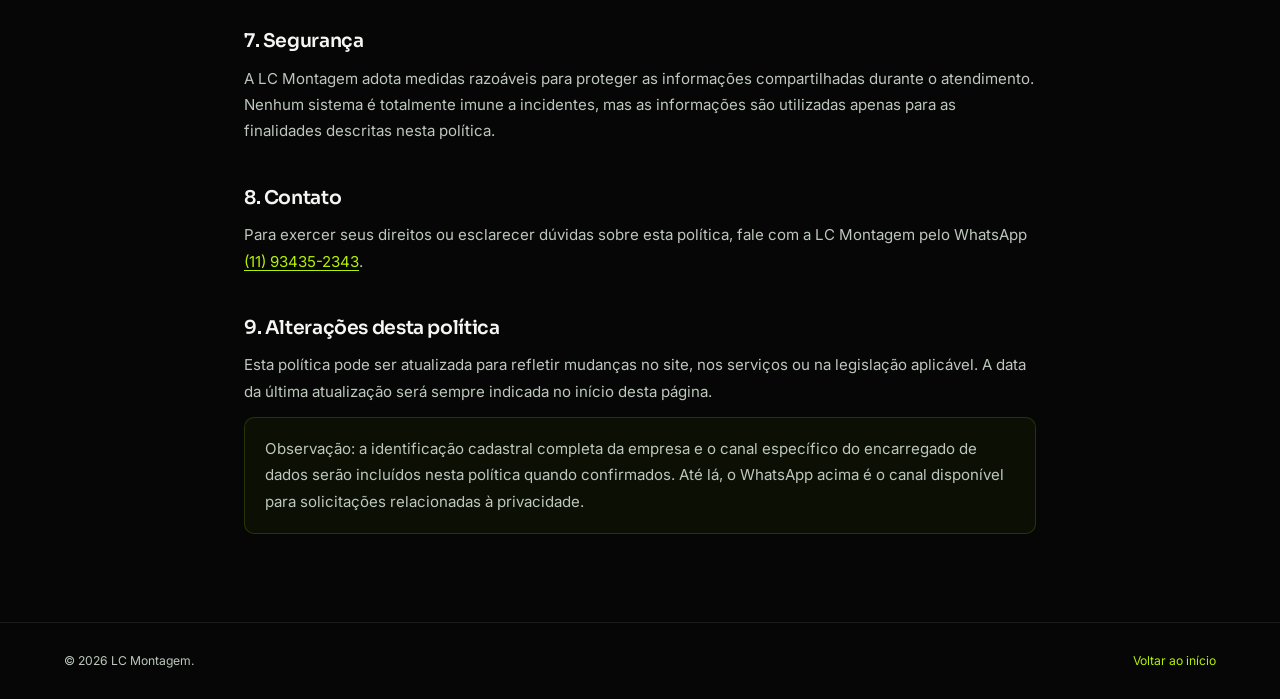
<file: privacidade.html>
<!DOCTYPE html>
<html lang="pt-BR">
<head>
  <script async src="https://www.googletagmanager.com/gtm.js?id=GTM-MT2GZ4NV"></script>
  <script>
    window.dataLayer = window.dataLayer || [];
    function gtag(){dataLayer.push(arguments);}
    gtag('js', new Date());
  </script>

  <meta charset="UTF-8">
  <meta name="viewport" content="width=device-width, initial-scale=1.0">
  <meta name="theme-color" content="#050605">

  <title>Política de Privacidade | LC Montagem</title>
  <meta name="description" content="Saiba como a LC Montagem trata as informações de clientes e visitantes deste site.">
  <meta name="robots" content="index,follow">
  <link rel="canonical" href="https://lc.grupows.com/privacidade.html">

  <meta property="og:type" content="website">
  <meta property="og:locale" content="pt_BR">
  <meta property="og:site_name" content="LC Montagem">
  <meta property="og:title" content="Política de Privacidade | LC Montagem">
  <meta property="og:description" content="Saiba como a LC Montagem trata as informações de clientes e visitantes deste site.">
  <meta property="og:url" content="https://lc.grupows.com/privacidade.html">
  <meta property="og:image" content="https://lc.grupows.com/assets/og/lc-montagem-og-v2.png">
  <meta property="og:image:secure_url" content="https://lc.grupows.com/assets/og/lc-montagem-og-v2.png">
  <meta property="og:image:width" content="1200">
  <meta property="og:image:height" content="630">
  <meta property="og:image:type" content="image/png">
  <meta property="og:image:alt" content="LC Montagem - montagem e desmontagem de móveis na Grande São Paulo">
  <meta name="twitter:card" content="summary_large_image">
  <meta name="twitter:title" content="Política de Privacidade | LC Montagem">
  <meta name="twitter:description" content="Saiba como a LC Montagem trata as informações de clientes e visitantes deste site.">
  <meta name="twitter:image" content="https://lc.grupows.com/assets/og/lc-montagem-og-v2.png">
  <meta name="twitter:image:alt" content="LC Montagem - montagem e desmontagem de móveis na Grande São Paulo">

  <link rel="icon" type="image/svg+xml" href="data:image/svg+xml,%3Csvg%20xmlns%3D%22http%3A%2F%2Fwww.w3.org%2F2000%2Fsvg%22%20viewBox%3D%220%200%2064%2064%22%3E%3Crect%20width%3D%2264%22%20height%3D%2264%22%20rx%3D%2214%22%20fill%3D%22%23050605%22%2F%3E%3Crect%20x%3D%227%22%20y%3D%227%22%20width%3D%2250%22%20height%3D%2250%22%20rx%3D%2211%22%20fill%3D%22%23B4F000%22%2F%3E%3Ctext%20x%3D%2232%22%20y%3D%2243%22%20font-family%3D%22Arial%2C%20Helvetica%2C%20sans-serif%22%20font-size%3D%2225%22%20font-weight%3D%22800%22%20text-anchor%3D%22middle%22%20fill%3D%22%23101408%22%3ELC%3C%2Ftext%3E%3C%2Fsvg%3E">

  <link rel="preload" href="assets/fonts/sora-latin-var.woff2" as="font" type="font/woff2" crossorigin>
  <link rel="preload" href="assets/fonts/inter-latin-var.woff2" as="font" type="font/woff2" crossorigin>

  <script>
    window.dataLayer = window.dataLayer || [];
    function gtag(){dataLayer.push(arguments);}
    window.LC_CONFIG = {"brand":"LC Montagem","siteUrl":"https://lc.grupows.com","environment":"production","analytics":{"enabled":false,"gtmId":"","ga4Id":"","googleAdsId":"","googleAdsConversionLabel":""}};
  </script>
  <script src="assets/js/app.js" defer></script>

  <style>
@font-face {
  font-family: 'Sora';
  font-style: normal;
  font-weight: 400 800;
  font-display: optional;
  src: url('assets/fonts/sora-latin-var.woff2') format('woff2');
}

@font-face {
  font-family: 'Inter';
  font-style: normal;
  font-weight: 400 600;
  font-display: optional;
  src: url('assets/fonts/inter-latin-var.woff2') format('woff2');
}

:root {
  --color-bg: #050605;
  --color-surface: #111811;
  --color-surface-soft: #192219;
  --color-surface-deep: #090d09;

  --color-primary: #B4F000;
  --color-primary-light: #C8FF38;
  --color-primary-strong: #70D600;
  --color-primary-dark: #315C0A;

  --color-text: #F5F6F3;
  --color-text-muted: #BDC7BD;
  --color-on-primary: #101408;

  --color-border: rgba(180, 240, 0, 0.16);
  --color-border-soft: rgba(245, 246, 243, 0.08);
  --color-star: #FFC51A;

  --font-titles: 'Sora', -apple-system, BlinkMacSystemFont, 'Segoe UI', Roboto, sans-serif;
  --font-body: 'Inter', -apple-system, BlinkMacSystemFont, 'Segoe UI', Roboto, sans-serif;

  --radius-sm: 6px;
  --radius-md: 10px;
  --radius-lg: 18px;

  --container-width: 1200px;
  --container-pad: clamp(18px, 4vw, 24px);

  --shadow-soft: 0 14px 40px rgba(0, 0, 0, 0.32);
  --shadow-lg: 0 30px 80px rgba(0, 0, 0, 0.48);

  --transition-fast: all 0.2s cubic-bezier(0.4, 0, 0.2, 1);
  --transition-smooth: all 0.35s cubic-bezier(0.4, 0, 0.2, 1);
}

*,
*::before,
*::after {
  box-sizing: border-box;
}

* {
  margin: 0;
  padding: 0;
}

html {
  scroll-behavior: smooth;
  -webkit-text-size-adjust: 100%;
  text-rendering: optimizeLegibility;
  -webkit-font-smoothing: antialiased;
  -moz-osx-font-smoothing: grayscale;
}

body {
  min-height: 100vh;
  overflow-x: hidden;
  background-color: var(--color-bg);
  color: var(--color-text);
  font-family: var(--font-body);
  font-size: 16px;
  line-height: 1.65;
}

img,
svg {
  display: block;
  max-width: 100%;
}

a {
  color: inherit;
}

button,
input,
textarea,
select {
  font: inherit;
}

ul,
ol {
  list-style: none;
}

::selection {
  background: var(--color-primary);
  color: var(--color-on-primary);
}

:focus-visible {
  outline: 3px solid var(--color-primary);
  outline-offset: 3px;
}

.container {
  width: 100%;
  max-width: var(--container-width);
  margin-inline: auto;
  padding-inline: var(--container-pad);
}

.visually-hidden {
  position: absolute !important;
  width: 1px !important;
  height: 1px !important;
  padding: 0 !important;
  margin: -1px !important;
  overflow: hidden !important;
  clip: rect(0, 0, 0, 0) !important;
  white-space: nowrap !important;
  border: 0 !important;
}

.skip-link {
  position: fixed;
  top: 12px;
  left: 12px;
  z-index: 999;
  padding: 12px 18px;
  border-radius: var(--radius-sm);
  background: var(--color-primary);
  color: var(--color-on-primary);
  font-family: var(--font-titles);
  font-weight: 700;
  text-decoration: none;
  transform: translateY(-160%);
  transition: transform 0.2s ease;
}

.skip-link:focus {
  transform: translateY(0);
}

.btn {
  display: inline-flex;
  align-items: center;
  justify-content: center;
  gap: 10px;
  min-height: 56px;
  padding: 0 28px;
  border: 1px solid transparent;
  border-radius: var(--radius-md);
  font-family: var(--font-titles);
  font-size: 0.98rem;
  font-weight: 700;
  line-height: 1;
  letter-spacing: 0.005em;
  text-align: center;
  text-decoration: none;
  white-space: nowrap;
  cursor: pointer;
  transition: transform var(--transition-fast), box-shadow var(--transition-fast), filter var(--transition-fast);
}

.btn svg {
  width: 20px;
  height: 20px;
  flex: 0 0 auto;
}

.btn-primary {
  background: linear-gradient(135deg, var(--color-primary-light) 0%, var(--color-primary) 42%, var(--color-primary-strong) 100%);
  color: var(--color-on-primary);
  box-shadow: 0 10px 30px rgba(112, 214, 0, 0.16), inset 0 1px 0 rgba(255, 255, 255, 0.28);
}

.btn-primary:hover {
  transform: translateY(-2px);
  filter: brightness(1.04);
  box-shadow: 0 16px 38px rgba(112, 214, 0, 0.22), inset 0 1px 0 rgba(255, 255, 255, 0.32);
}

.btn-primary:active {
  transform: translateY(0);
}

.site-header {
  position: sticky;
  top: 0;
  z-index: 100;
  background: var(--color-bg);
  border-bottom: 1px solid var(--color-border-soft);
}

.header-inner {
  display: flex;
  align-items: center;
  justify-content: space-between;
  gap: 16px;
  min-height: 68px;
}

.brand {
  display: inline-flex;
  align-items: center;
  min-height: 44px;
  color: var(--color-text);
  text-decoration: none;
}

.brand-logo {
  display: block;
  width: auto;
  height: 38px;
}

@media (min-width: 981px) {
  .brand-logo {
    height: 44px;
  }
}

.header-cta {
  min-height: 44px;
  padding: 0 18px;
  gap: 8px;
  font-size: 0.82rem;
}

.header-cta svg {
  width: 17px;
  height: 17px;
}

.header-cta-short {
  display: none;
}

.hero {
  position: relative;
  isolation: isolate;
  overflow: hidden;
  padding: clamp(44px, 7vw, 86px) 0 clamp(52px, 8vw, 96px);
  background: var(--color-bg);
}

.hero::before {
  content: '';
  position: absolute;
  inset: 0;
  z-index: -2;
  background:
    radial-gradient(58% 52% at 78% 18%, rgba(180, 240, 0, 0.1), transparent 70%),
    radial-gradient(42% 46% at 18% 92%, rgba(112, 214, 0, 0.05), transparent 72%);
  pointer-events: none;
}

.hero::after {
  content: '';
  position: absolute;
  inset: 0;
  z-index: -1;
  background-image:
    linear-gradient(rgba(245, 246, 243, 0.035) 1px, transparent 1px),
    linear-gradient(90deg, rgba(245, 246, 243, 0.035) 1px, transparent 1px);
  background-size: 64px 64px;
  -webkit-mask-image: radial-gradient(72% 72% at 66% 36%, #000 0%, transparent 76%);
  mask-image: radial-gradient(72% 72% at 66% 36%, #000 0%, transparent 76%);
  pointer-events: none;
}

.hero-grid {
  display: grid;
  grid-template-columns: minmax(0, 1.04fr) minmax(320px, 0.96fr);
  gap: clamp(36px, 5vw, 72px);
  align-items: center;
}

.hero-copy {
  max-width: 640px;
}

.eyebrow {
  display: inline-flex;
  align-items: center;
  gap: 10px;
  color: var(--color-primary);
  font-family: var(--font-titles);
  font-size: 0.7rem;
  font-weight: 600;
  letter-spacing: 0.16em;
  text-transform: uppercase;
}

.eyebrow::before {
  content: '';
  width: 24px;
  height: 1px;
  background: var(--color-primary);
  opacity: 0.8;
}

.hero h1 {
  max-width: 15ch;
  margin-top: 22px;
  font-family: var(--font-titles);
  font-size: clamp(2.2rem, 1.35rem + 2.35vw, 3.7rem);
  font-weight: 700;
  line-height: 1.04;
  letter-spacing: -0.045em;
  text-wrap: balance;
}

.hero h1 .accent {
  color: var(--color-primary);
}

.hero-lead {
  max-width: 56ch;
  margin-top: 22px;
  color: var(--color-text-muted);
  font-size: clamp(1rem, 0.96rem + 0.22vw, 1.12rem);
  line-height: 1.7;
}

.hero-actions {
  display: flex;
  flex-direction: column;
  align-items: flex-start;
  gap: 12px;
  margin-top: 30px;
}

.hero-note {
  display: flex;
  align-items: center;
  gap: 8px;
  color: var(--color-text-muted);
  font-size: 0.82rem;
}

.hero-note::before {
  content: '';
  width: 6px;
  height: 6px;
  flex: 0 0 auto;
  border-radius: 50%;
  background: var(--color-primary);
  box-shadow: 0 0 0 4px rgba(180, 240, 0, 0.08);
}

.trust-list {
  display: flex;
  flex-wrap: wrap;
  margin-top: 34px;
  padding-top: 22px;
  border-top: 1px solid var(--color-border-soft);
}

.trust-list li {
  display: flex;
  align-items: center;
  gap: 9px;
  padding: 6px 18px;
  border-left: 1px solid var(--color-border-soft);
  color: var(--color-text-muted);
  font-size: 0.82rem;
  line-height: 1.35;
}

.trust-list li:first-child {
  padding-left: 0;
  border-left: 0;
}

.trust-icon {
  width: 18px;
  height: 18px;
  flex: 0 0 auto;
  color: var(--color-primary);
}

.hero-visual {
  position: relative;
  width: 100%;
  max-width: 520px;
  justify-self: end;
}

.visual-card {
  position: relative;
  isolation: isolate;
  overflow: hidden;
  padding: clamp(18px, 2.6vw, 28px);
  border: 1px solid var(--color-border);
  border-radius: 22px;
  background: linear-gradient(155deg, var(--color-surface-soft) 0%, #0A0F0A 62%, #070A07 100%);
  box-shadow: var(--shadow-lg);
}

.visual-card::before {
  content: '';
  position: absolute;
  inset: 0;
  z-index: -1;
  background-image:
    linear-gradient(rgba(245, 246, 243, 0.045) 1px, transparent 1px),
    linear-gradient(90deg, rgba(245, 246, 243, 0.045) 1px, transparent 1px);
  background-size: 44px 44px;
  -webkit-mask-image: radial-gradient(80% 80% at 50% 45%, #000 18%, transparent 78%);
  mask-image: radial-gradient(80% 80% at 50% 45%, #000 18%, transparent 78%);
  opacity: 0.6;
}

.visual-card::after {
  content: '';
  position: absolute;
  top: -90px;
  right: -70px;
  z-index: -1;
  width: 240px;
  height: 240px;
  border-radius: 50%;
  background: radial-gradient(circle, rgba(180, 240, 0, 0.18), transparent 68%);
  filter: blur(8px);
}

.visual-top {
  position: relative;
  z-index: 1;
  display: flex;
  align-items: center;
  justify-content: space-between;
  gap: 12px;
}

.visual-kicker {
  color: var(--color-text-muted);
  font-family: var(--font-titles);
  font-size: 0.64rem;
  font-weight: 600;
  letter-spacing: 0.18em;
  text-transform: uppercase;
}

.visual-status {
  display: inline-flex;
  align-items: center;
  gap: 7px;
  padding: 6px 10px;
  border: 1px solid var(--color-border-soft);
  border-radius: 999px;
  background: rgba(5, 6, 5, 0.45);
  color: var(--color-text-muted);
  font-size: 0.64rem;
  letter-spacing: 0.08em;
  text-transform: uppercase;
  white-space: nowrap;
}

.visual-status::before {
  content: '';
  width: 6px;
  height: 6px;
  border-radius: 50%;
  background: var(--color-primary);
  box-shadow: 0 0 0 3px rgba(180, 240, 0, 0.1);
}

.hero-media {
  position: relative;
  z-index: 1;
  overflow: hidden;
  margin: 14px 0 0;
  border: 1px solid var(--color-border-soft);
  border-radius: 12px;
  background: #0A0F0A;
  aspect-ratio: 1 / 1;
  box-shadow: inset 0 0 0 1px rgba(255, 255, 255, 0.03);
}

.hero-media picture {
  display: block;
  height: 100%;
}

.hero-image {
  display: block;
  width: 100%;
  height: 100%;
  object-fit: cover;
  object-position: center;
}

.visual-stats {
  position: relative;
  z-index: 1;
  display: grid;
  grid-template-columns: 1fr 1fr;
  margin-top: 16px;
  padding-top: 16px;
  border-top: 1px solid var(--color-border-soft);
}

.visual-stat {
  padding-right: 14px;
}

.visual-stat + .visual-stat {
  padding-right: 0;
  padding-left: 18px;
  border-left: 1px solid var(--color-border-soft);
}

.visual-stat strong {
  display: block;
  color: var(--color-primary);
  font-family: var(--font-titles);
  font-size: clamp(1.8rem, 3.4vw, 2.6rem);
  font-weight: 700;
  line-height: 1;
  letter-spacing: -0.04em;
  font-variant-numeric: tabular-nums;
}

.visual-stat span {
  display: block;
  margin-top: 5px;
  color: var(--color-text-muted);
  font-size: 0.7rem;
  line-height: 1.35;
  letter-spacing: 0.08em;
  text-transform: uppercase;
}

@media (max-width: 980px) {
  .hero-grid {
    grid-template-columns: minmax(0, 1fr);
    gap: 40px;
  }

  .hero-copy {
    max-width: none;
  }

  .hero h1 {
    max-width: 18ch;
  }

  .hero-visual {
    justify-self: start;
    max-width: 560px;
  }
}

@media (max-width: 640px) {
  .header-inner {
    min-height: 62px;
  }

  .brand-logo {
    height: 36px;
  }

  .btn {
    max-width: 100%;
    white-space: normal;
    text-align: center;
    line-height: 1.25;
  }

  .header-cta {
    padding: 0 14px;
    gap: 7px;
    font-size: 0.78rem;
    white-space: nowrap;
  }

  .header-cta-full {
    display: none;
  }

  .header-cta-short {
    display: inline;
  }

  .hero {
    padding-top: 36px;
  }

  .hero h1 {
    max-width: none;
    margin-top: 18px;
    font-size: clamp(2rem, 8.2vw, 2.55rem);
    letter-spacing: -0.038em;
  }

  .hero-lead {
    margin-top: 18px;
  }

  .hero-actions {
    width: 100%;
    margin-top: 24px;
  }

  .hero-actions .btn {
    width: 100%;
    padding-inline: 18px;
    font-size: 0.94rem;
  }

  .hero-note {
    font-size: 0.76rem;
  }

  .trust-list {
    display: grid;
    grid-template-columns: 1fr;
    gap: 9px;
    margin-top: 26px;
    padding-top: 18px;
  }

  .trust-list li {
    padding: 0;
    border-left: 0;
  }

  .visual-card {
    border-radius: 18px;
  }

  .visual-status {
    font-size: 0.58rem;
  }
}

@media (max-width: 380px) {
  .brand-logo {
    height: 34px;
  }

  .header-cta {
    padding: 0 11px;
    gap: 6px;
  }

  .header-cta svg {
    width: 15px;
    height: 15px;
  }

  .visual-kicker {
    font-size: 0.58rem;
    letter-spacing: 0.12em;
  }
}

@media (prefers-reduced-motion: reduce) {
  html {
    scroll-behavior: auto;
  }

  *,
  *::before,
  *::after {
    animation-duration: 0.01ms !important;
    animation-iteration-count: 1 !important;
    scroll-behavior: auto !important;
    transition-duration: 0.01ms !important;
  }
}
  </style>

  <link rel="preload" href="style.css" as="style" onload="this.onload=null;this.rel='stylesheet'">
  <noscript><link rel="stylesheet" href="style.css"></noscript>
</head>
<body class="legal-page">

  <header class="site-header legal-header">
    <div class="container header-inner">
      <a class="brand" href="index.html" aria-label="LC Montagem - página inicial">
        <img class="brand-logo" src="assets/img/logo-lc-montagem.png" alt="LC Montagem" width="480" height="185">
      </a>
      <a class="legal-back" href="index.html">
        <svg viewBox="0 0 24 24" fill="none" stroke="currentColor" stroke-width="1.8" stroke-linecap="round" stroke-linejoin="round" aria-hidden="true" focusable="false"><path d="m15 18-6-6 6-6"/></svg>
        Voltar ao site
      </a>
    </div>
  </header>

  <main class="container legal-main">
    <p class="legal-kicker">LC Montagem</p>
    <h1>Política de Privacidade</h1>
    <p class="legal-updated">Última atualização: novembro de 2026.</p>

    <p>Esta política explica como a LC Montagem trata as informações fornecidas por clientes e visitantes deste site.</p>

    <h2>1. Quem somos</h2>
    <p>Este site é operado pela LC Montagem, que presta serviços de montagem, desmontagem, ajustes e regulagens de móveis na Grande São Paulo.</p>

    <h2>2. Dados que você pode compartilhar</h2>
    <p>O site não possui formulários de cadastro. Quando você entra em contato pelo WhatsApp, pode compartilhar informações como nome, telefone, endereço, detalhes sobre os móveis e fotos. Esses dados são utilizados para avaliar a solicitação, preparar o orçamento e executar o serviço.</p>
    <p>O site não solicita dados sensíveis. Evite enviar informações que não sejam necessárias para o atendimento.</p>

    <h2>3. Cookies e tecnologias de medição</h2>
    <p>Nesta versão, o site não utiliza cookies próprios para funcionar e não possui ferramentas de análise ou publicidade ativas. Caso ferramentas de medição sejam ativadas futuramente, esta política será atualizada e o consentimento será solicitado quando exigido pela legislação aplicável.</p>

    <h2>4. Compartilhamento de informações</h2>
    <p>As conversas iniciadas pelos botões de contato ocorrem no WhatsApp, serviço operado pela Meta. Ao clicar em um botão, você é direcionado para o WhatsApp e passa a estar sujeito às políticas e condições desse serviço.</p>
    <p>A LC Montagem não vende dados pessoais. Informações podem ser compartilhadas apenas quando necessário para a execução do serviço, para cumprimento de obrigação legal ou para exercício regular de direitos.</p>

    <h2>5. Finalidades e bases legais</h2>
    <p>Os dados são tratados para atender à solicitação de orçamento, executar o serviço contratado, manter comunicação sobre o atendimento, cumprir obrigações legais e proteger direitos da LC Montagem e de seus clientes, conforme a Lei Geral de Proteção de Dados (LGPD).</p>

    <h2>6. Seus direitos</h2>
    <p>Nos termos da LGPD, você pode solicitar:</p>
    <ul>
      <li>confirmação da existência de tratamento de dados;</li>
      <li>acesso aos dados tratados;</li>
      <li>correção de dados incompletos, inexatos ou desatualizados;</li>
      <li>eliminação de dados desnecessários ou excessivos;</li>
      <li>informações sobre compartilhamento de dados;</li>
      <li>portabilidade, quando aplicável;</li>
      <li>revogação de consentimento, quando essa for a base legal utilizada.</li>
    </ul>

    <h2>7. Segurança</h2>
    <p>A LC Montagem adota medidas razoáveis para proteger as informações compartilhadas durante o atendimento. Nenhum sistema é totalmente imune a incidentes, mas as informações são utilizadas apenas para as finalidades descritas nesta política.</p>

    <h2>8. Contato</h2>
    <p>Para exercer seus direitos ou esclarecer dúvidas sobre esta política, fale com a LC Montagem pelo WhatsApp <a href="https://wa.me/5511934352343?text=Ol%C3%A1%2C%20te%20encontrei%20no%20Google%20e%20gostaria%20de%20um%20or%C3%A7amento." target="_blank" rel="noopener noreferrer" data-cta-location="privacy" data-service="privacidade">(11) 93435-2343</a>.</p>

    <h2>9. Alterações desta política</h2>
    <p>Esta política pode ser atualizada para refletir mudanças no site, nos serviços ou na legislação aplicável. A data da última atualização será sempre indicada no início desta página.</p>

    <p class="legal-note">Observação: a identificação cadastral completa da empresa e o canal específico do encarregado de dados serão incluídos nesta política quando confirmados. Até lá, o WhatsApp acima é o canal disponível para solicitações relacionadas à privacidade.</p>
  </main>

  <footer class="legal-footer">
    <div class="container">
      <span>© 2026 LC Montagem.</span>
      <a href="index.html">Voltar ao início</a>
    </div>
  </footer>
</body>
</html>
</file>
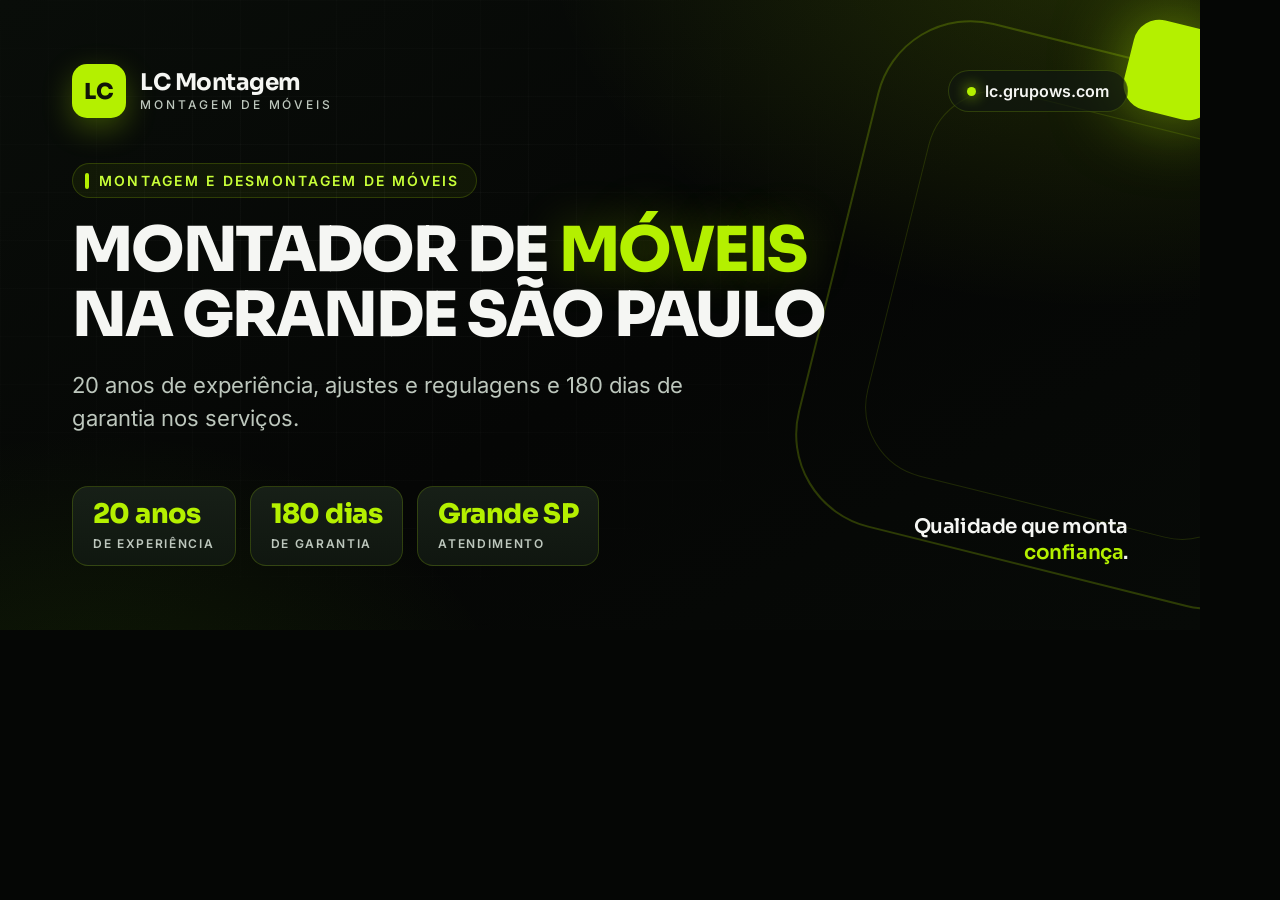
<file: src/og-card.html>
<!DOCTYPE html>
<html lang="pt-BR">
<head>
<meta charset="UTF-8">
<title>LC Montagem - Open Graph card</title>
<style>
  @font-face {
    font-family: 'Sora';
    font-style: normal;
    font-weight: 400 800;
    font-display: block;
    src: url('../assets/fonts/sora-latin-var.woff2') format('woff2');
  }

  @font-face {
    font-family: 'Inter';
    font-style: normal;
    font-weight: 400 600;
    font-display: block;
    src: url('../assets/fonts/inter-latin-var.woff2') format('woff2');
  }

  :root {
    --bg: #050605;
    --surface: #111811;
    --primary: #B4F000;
    --primary-light: #C8FF38;
    --text: #F5F6F3;
    --muted: #BDC7BD;
    --on-primary: #101408;
    --border: rgba(180, 240, 0, 0.18);
  }

  * {
    margin: 0;
    padding: 0;
    box-sizing: border-box;
  }

  html,
  body {
    width: 1200px;
    height: 630px;
    overflow: hidden;
  }

  body {
    background: var(--bg);
    color: var(--text);
    font-family: 'Inter', -apple-system, 'Segoe UI', sans-serif;
    -webkit-font-smoothing: antialiased;
    text-rendering: optimizeLegibility;
  }

  .card {
    position: relative;
    width: 1200px;
    height: 630px;
    padding: 64px 72px;
    display: flex;
    flex-direction: column;
    justify-content: space-between;
    background:
      radial-gradient(900px 600px at 92% -10%, rgba(180, 240, 0, 0.16), transparent 62%),
      radial-gradient(700px 520px at 8% 118%, rgba(112, 214, 0, 0.10), transparent 60%),
      linear-gradient(150deg, #090d09 0%, #050605 55%, #070a07 100%);
  }

  .grid {
    position: absolute;
    inset: 0;
    background-image:
      linear-gradient(rgba(245, 246, 243, 0.035) 1px, transparent 1px),
      linear-gradient(90deg, rgba(245, 246, 243, 0.035) 1px, transparent 1px);
    background-size: 48px 48px;
    -webkit-mask-image: radial-gradient(760px 520px at 30% 40%, #000 0%, transparent 78%);
            mask-image: radial-gradient(760px 520px at 30% 40%, #000 0%, transparent 78%);
    pointer-events: none;
  }

  .deco {
    position: absolute;
    right: -150px;
    top: 50%;
    width: 520px;
    height: 520px;
    transform: translateY(-50%) rotate(14deg);
    border-radius: 96px;
    border: 2px solid rgba(180, 240, 0, 0.22);
    pointer-events: none;
  }

  .deco::before {
    content: "";
    position: absolute;
    inset: 60px;
    border-radius: 72px;
    border: 1px solid rgba(180, 240, 0, 0.14);
  }

  .deco::after {
    content: "";
    position: absolute;
    right: 190px;
    top: -46px;
    width: 92px;
    height: 92px;
    border-radius: 26px;
    background: var(--primary);
    box-shadow: 0 0 70px rgba(180, 240, 0, 0.55);
  }

  .top,
  .content,
  .bottom {
    position: relative;
    z-index: 2;
  }

  .top {
    display: flex;
    align-items: center;
    justify-content: space-between;
  }

  .brand {
    display: inline-flex;
    align-items: center;
    gap: 14px;
  }

  .brand-mark {
    width: 54px;
    height: 54px;
    border-radius: 15px;
    background: var(--primary);
    color: var(--on-primary);
    font-family: 'Sora', sans-serif;
    font-weight: 800;
    font-size: 22px;
    letter-spacing: -0.02em;
    display: flex;
    align-items: center;
    justify-content: center;
    box-shadow: 0 10px 30px rgba(180, 240, 0, 0.28);
  }

  .brand-name {
    font-family: 'Sora', sans-serif;
    font-weight: 700;
    font-size: 23px;
    letter-spacing: -0.02em;
    line-height: 1.05;
  }

  .brand-name small {
    display: block;
    margin-top: 4px;
    font-family: 'Inter', sans-serif;
    font-weight: 500;
    font-size: 12px;
    letter-spacing: 0.24em;
    text-transform: uppercase;
    color: var(--muted);
  }

  .domain {
    display: inline-flex;
    align-items: center;
    gap: 9px;
    padding: 10px 18px;
    border-radius: 999px;
    border: 1px solid var(--border);
    background: rgba(17, 24, 17, 0.7);
    font-family: 'Inter', sans-serif;
    font-weight: 600;
    font-size: 16px;
    color: var(--text);
  }

  .domain .dot {
    width: 9px;
    height: 9px;
    border-radius: 50%;
    background: var(--primary);
    box-shadow: 0 0 14px var(--primary);
  }

  .content {
    max-width: 780px;
    margin-top: -6px;
  }

  .eyebrow {
    display: inline-flex;
    align-items: center;
    gap: 10px;
    margin-bottom: 20px;
    padding: 8px 16px 8px 12px;
    border-radius: 999px;
    border: 1px solid var(--border);
    background: rgba(180, 240, 0, 0.06);
    color: var(--primary-light);
    font-family: 'Inter', sans-serif;
    font-weight: 600;
    font-size: 14px;
    letter-spacing: 0.16em;
    text-transform: uppercase;
  }

  .eyebrow .bar {
    width: 4px;
    height: 16px;
    border-radius: 2px;
    background: var(--primary);
  }

  h1 {
    font-family: 'Sora', sans-serif;
    font-weight: 800;
    font-size: 62px;
    line-height: 1.04;
    letter-spacing: -0.035em;
    text-transform: uppercase;
    text-wrap: balance;
  }

  h1 .accent {
    color: var(--primary);
    text-shadow: 0 0 48px rgba(180, 240, 0, 0.28);
  }

  .lead {
    margin-top: 22px;
    max-width: 640px;
    color: var(--muted);
    font-family: 'Inter', sans-serif;
    font-weight: 400;
    font-size: 22px;
    line-height: 1.5;
  }

  .bottom {
    display: flex;
    align-items: flex-end;
    justify-content: space-between;
    gap: 24px;
  }

  .stats {
    display: flex;
    gap: 14px;
  }

  .stat {
    padding: 14px 20px;
    border-radius: 16px;
    border: 1px solid var(--border);
    background: linear-gradient(180deg, rgba(25, 34, 25, 0.92), rgba(17, 24, 17, 0.92));
  }

  .stat strong {
    display: block;
    font-family: 'Sora', sans-serif;
    font-weight: 800;
    font-size: 27px;
    line-height: 1;
    letter-spacing: -0.02em;
    color: var(--primary);
  }

  .stat span {
    display: block;
    margin-top: 8px;
    font-family: 'Inter', sans-serif;
    font-weight: 600;
    font-size: 12px;
    letter-spacing: 0.14em;
    text-transform: uppercase;
    color: var(--muted);
  }

  .slogan {
    max-width: 260px;
    text-align: right;
    font-family: 'Sora', sans-serif;
    font-weight: 600;
    font-size: 20px;
    line-height: 1.3;
    letter-spacing: -0.02em;
    color: var(--text);
  }

  .slogan em {
    font-style: normal;
    color: var(--primary);
  }
</style>
</head>
<body>
  <div class="card">
    <div class="grid"></div>
    <div class="deco"></div>

    <header class="top">
      <div class="brand">
        <div class="brand-mark">LC</div>
        <div class="brand-name">
          LC Montagem
          <small>Montagem de móveis</small>
        </div>
      </div>
      <div class="domain"><span class="dot"></span>lc.grupows.com</div>
    </header>

    <main class="content">
      <div class="eyebrow"><span class="bar"></span>Montagem e desmontagem de móveis</div>
      <h1>Montador de <span class="accent">móveis</span><br>na Grande São Paulo</h1>
      <p class="lead">20 anos de experiência, ajustes e regulagens e 180 dias de garantia nos serviços.</p>
    </main>

    <footer class="bottom">
      <div class="stats">
        <div class="stat">
          <strong>20 anos</strong>
          <span>de experiência</span>
        </div>
        <div class="stat">
          <strong>180 dias</strong>
          <span>de garantia</span>
        </div>
        <div class="stat">
          <strong>Grande SP</strong>
          <span>atendimento</span>
        </div>
      </div>
      <p class="slogan">Qualidade que monta <em>confiança</em>.</p>
    </footer>
  </div>
</body>
</html>
</file>
<file: style.css>
/* ==========================================================================
   LC Montagem — estilos complementares
   O CSS crítico (tokens, reset, header e hero) está inline no HTML.
   ========================================================================== */

main {
  display: block;
}

[hidden] {
  display: none !important;
}

section[id] {
  scroll-margin-top: 84px;
}

.text-accent {
  color: var(--color-primary);
}

.section {
  position: relative;
  padding-block: clamp(64px, 8.5vw, 112px);
}

.section--tight {
  padding-block: clamp(52px, 6.5vw, 84px);
}

.section--surface {
  background: linear-gradient(180deg, var(--color-surface) 0%, #0B100B 100%);
  border-block: 1px solid var(--color-border-soft);
}

.section-header {
  max-width: 700px;
  margin: 0 auto clamp(2.5rem, 5vw, 4rem);
  text-align: center;
}

.section-header .eyebrow {
  justify-content: center;
}

.section-title {
  margin-top: 16px;
  font-family: var(--font-titles);
  font-size: clamp(1.85rem, 1.4rem + 1.5vw, 2.65rem);
  font-weight: 700;
  line-height: 1.12;
  letter-spacing: -0.035em;
  text-wrap: balance;
}

.section-lead {
  margin-top: 16px;
  color: var(--color-text-muted);
  font-size: clamp(0.98rem, 0.95rem + 0.15vw, 1.06rem);
  line-height: 1.7;
}

.section-header--left {
  margin-inline: 0;
  text-align: left;
}

.section-header--left .eyebrow {
  justify-content: flex-start;
}

.furniture-rail {
  overflow: hidden;
  padding-block: 16px;
  border-block: 1px solid var(--color-border-soft);
  background: rgba(17, 24, 17, 0.34);
}

.furniture-rail ul {
  display: flex;
  flex-wrap: wrap;
  align-items: center;
  justify-content: center;
  gap: 10px 26px;
}

.furniture-rail li {
  display: inline-flex;
  align-items: center;
  gap: 10px;
  color: var(--color-text-muted);
  font-family: var(--font-titles);
  font-size: 0.66rem;
  font-weight: 500;
  letter-spacing: 0.13em;
  text-transform: uppercase;
  white-space: nowrap;
}

.furniture-rail li::before {
  content: '';
  width: 4px;
  height: 4px;
  border-radius: 50%;
  background: var(--color-primary);
  opacity: 0.75;
}

.cards-grid {
  display: grid;
  gap: 16px;
}

.features-grid {
  grid-template-columns: repeat(4, minmax(0, 1fr));
}

.feature-card {
  position: relative;
  overflow: hidden;
  padding: 28px 24px;
  border: 1px solid var(--color-border-soft);
  border-radius: var(--radius-lg);
  background: linear-gradient(180deg, rgba(25, 34, 25, 0.55), rgba(17, 24, 17, 0.74));
  box-shadow: inset 0 1px 0 rgba(255, 255, 255, 0.025);
  transition: transform var(--transition-fast), border-color var(--transition-fast);
}

.feature-card::after {
  content: '';
  position: absolute;
  inset: auto 24px 0;
  height: 1px;
  background: linear-gradient(90deg, transparent, rgba(180, 240, 0, 0.42), transparent);
  opacity: 0;
  transition: opacity var(--transition-fast);
}

.feature-index {
  position: absolute;
  top: 20px;
  right: 20px;
  color: rgba(245, 246, 243, 0.18);
  font-family: var(--font-titles);
  font-size: 0.66rem;
  letter-spacing: 0.12em;
}

.feature-icon {
  display: grid;
  place-items: center;
  width: 48px;
  height: 48px;
  border: 1px solid rgba(180, 240, 0, 0.14);
  border-radius: 12px;
  background: rgba(180, 240, 0, 0.07);
  color: var(--color-primary);
}

.feature-icon svg {
  width: 23px;
  height: 23px;
}

.feature-card h3 {
  margin-top: 22px;
  font-family: var(--font-titles);
  font-size: 1.02rem;
  font-weight: 600;
  line-height: 1.3;
  letter-spacing: -0.015em;
}

.feature-card p {
  margin-top: 10px;
  color: var(--color-text-muted);
  font-size: 0.9rem;
  line-height: 1.65;
}

.services-grid {
  display: grid;
  grid-template-columns: repeat(3, minmax(0, 1fr));
  gap: 18px;
}

.service-card {
  position: relative;
  display: flex;
  flex-direction: column;
  overflow: hidden;
  padding: clamp(24px, 3vw, 32px);
  border: 1px solid var(--color-border-soft);
  border-radius: var(--radius-lg);
  background: linear-gradient(180deg, var(--color-surface), #0C110C);
  transition: transform var(--transition-fast), border-color var(--transition-fast);
}

.service-card::after {
  content: '';
  position: absolute;
  top: 0;
  left: clamp(24px, 3vw, 32px);
  right: clamp(24px, 3vw, 32px);
  height: 1px;
  background: linear-gradient(90deg, transparent, rgba(180, 240, 0, 0.6), transparent);
  opacity: 0.55;
}

.service-marker {
  position: absolute;
  top: 22px;
  right: 24px;
  color: rgba(245, 246, 243, 0.16);
  font-family: var(--font-titles);
  font-size: 0.7rem;
  letter-spacing: 0.14em;
}

.service-icon {
  display: grid;
  place-items: center;
  width: 54px;
  height: 54px;
  border: 1px solid rgba(180, 240, 0, 0.16);
  border-radius: 14px;
  background: linear-gradient(145deg, rgba(180, 240, 0, 0.12), rgba(180, 240, 0, 0.03));
  color: var(--color-primary);
}

.service-icon svg {
  width: 26px;
  height: 26px;
}

.service-card h3 {
  margin-top: 24px;
  font-family: var(--font-titles);
  font-size: 1.28rem;
  font-weight: 600;
  line-height: 1.25;
  letter-spacing: -0.025em;
}

.service-card p {
  margin-top: 12px;
  color: var(--color-text-muted);
  font-size: 0.93rem;
  line-height: 1.7;
}

.service-tags {
  display: flex;
  flex-wrap: wrap;
  gap: 7px;
  margin-top: 22px;
  padding-top: 18px;
  border-top: 1px solid var(--color-border-soft);
}

.service-tag {
  display: inline-flex;
  align-items: center;
  padding: 6px 10px;
  border: 1px solid var(--color-border-soft);
  border-radius: 999px;
  color: var(--color-text-muted);
  font-size: 0.72rem;
  line-height: 1.2;
}

.cta-band {
  display: flex;
  align-items: center;
  justify-content: space-between;
  gap: 24px;
  margin-top: 24px;
  padding: clamp(24px, 4vw, 40px);
  border: 1px solid var(--color-border);
  border-radius: var(--radius-lg);
  background:
    radial-gradient(90% 140% at 100% 0, rgba(180, 240, 0, 0.1), transparent 62%),
    linear-gradient(135deg, var(--color-surface), var(--color-surface-deep));
}

.cta-band p {
  max-width: 640px;
  font-family: var(--font-titles);
  font-size: clamp(1.05rem, 1rem + 0.3vw, 1.3rem);
  font-weight: 600;
  line-height: 1.4;
  letter-spacing: -0.02em;
}

.cta-band .btn {
  flex: 0 0 auto;
}

.experience-panel {
  position: relative;
  display: grid;
  grid-template-columns: minmax(0, 1.05fr) minmax(0, 0.95fr);
  gap: clamp(2rem, 6vw, 5rem);
  overflow: hidden;
  padding: clamp(28px, 5vw, 64px);
  border: 1px solid var(--color-border);
  border-radius: var(--radius-lg);
  background: linear-gradient(140deg, var(--color-surface-soft) 0%, #0A0F0A 72%);
  box-shadow: var(--shadow-soft);
}

.experience-panel::before {
  content: '';
  position: absolute;
  top: -160px;
  right: -120px;
  width: 420px;
  height: 420px;
  border-radius: 50%;
  background: radial-gradient(circle, rgba(180, 240, 0, 0.12), transparent 68%);
  pointer-events: none;
}

.experience-copy {
  position: relative;
}

.experience-copy p {
  max-width: 58ch;
  margin-top: 18px;
  color: var(--color-text-muted);
  font-size: 0.98rem;
  line-height: 1.75;
}

.experience-note {
  display: flex;
  align-items: flex-start;
  gap: 10px;
  margin-top: 20px;
  padding-top: 18px;
  border-top: 1px solid var(--color-border-soft);
  color: var(--color-text-muted);
  font-size: 0.8rem;
  line-height: 1.55;
}

.experience-note svg {
  width: 17px;
  height: 17px;
  flex: 0 0 auto;
  margin-top: 2px;
  color: var(--color-primary);
}

.experience-stats {
  position: relative;
  display: grid;
  grid-template-columns: 1fr 1fr;
  align-items: center;
  gap: 0;
}

.stat-block {
  padding: 8px 22px;
}

.stat-block + .stat-block {
  border-left: 1px solid var(--color-border-soft);
}

.stat-block strong {
  display: block;
  color: var(--color-primary);
  font-family: var(--font-titles);
  font-size: clamp(3.6rem, 8vw, 6rem);
  font-weight: 700;
  line-height: 0.95;
  letter-spacing: -0.055em;
  font-variant-numeric: tabular-nums;
}

.stat-block span {
  display: block;
  max-width: 12ch;
  margin-top: 12px;
  color: var(--color-text-muted);
  font-size: 0.82rem;
  line-height: 1.4;
  letter-spacing: 0.04em;
  text-transform: uppercase;
}

.steps {
  position: relative;
  display: grid;
  grid-template-columns: repeat(3, minmax(0, 1fr));
  gap: 18px;
}

.steps::before {
  content: '';
  position: absolute;
  top: 46px;
  right: 12%;
  left: 12%;
  height: 1px;
  background: linear-gradient(90deg, transparent, var(--color-border), transparent);
  pointer-events: none;
}

.step-card {
  position: relative;
  z-index: 1;
  padding: 28px 24px;
  border: 1px solid var(--color-border-soft);
  border-radius: var(--radius-lg);
  background: linear-gradient(180deg, var(--color-surface), #0B100B);
}

.step-number {
  display: grid;
  place-items: center;
  width: 46px;
  height: 46px;
  border: 1px solid var(--color-border);
  border-radius: 50%;
  background: rgba(180, 240, 0, 0.06);
  color: var(--color-primary);
  font-family: var(--font-titles);
  font-size: 0.82rem;
  font-weight: 700;
  letter-spacing: 0.04em;
}

.step-card h3 {
  margin-top: 24px;
  font-family: var(--font-titles);
  font-size: 1.1rem;
  font-weight: 600;
  line-height: 1.3;
  letter-spacing: -0.02em;
}

.step-card p {
  margin-top: 10px;
  color: var(--color-text-muted);
  font-size: 0.9rem;
  line-height: 1.7;
}

.steps-cta {
  display: flex;
  justify-content: center;
  margin-top: 32px;
}

.reviews-grid {
  display: grid;
  grid-template-columns: repeat(3, minmax(0, 1fr));
  gap: 16px;
}

.review-card {
  display: flex;
  flex-direction: column;
  padding: 28px 24px;
  border: 1px solid var(--color-border-soft);
  border-radius: var(--radius-lg);
  background: var(--color-surface);
}

.review-stars {
  display: flex;
  gap: 3px;
  color: var(--color-star);
}

.review-stars svg {
  width: 16px;
  height: 16px;
}

.review-stars .is-empty {
  color: rgba(245, 246, 243, 0.16);
}

.review-card blockquote {
  margin-top: 18px;
  color: var(--color-text-muted);
  font-size: 0.93rem;
  line-height: 1.75;
}

.review-card blockquote::before {
  content: '“';
  color: var(--color-primary);
}

.review-card blockquote::after {
  content: '”';
  color: var(--color-primary);
}

.review-meta {
  margin-top: auto;
  padding-top: 22px;
}

.review-meta strong {
  display: block;
  color: var(--color-text);
  font-family: var(--font-titles);
  font-size: 0.88rem;
  font-weight: 600;
}

.review-meta span {
  display: block;
  margin-top: 3px;
  color: var(--color-text-muted);
  font-size: 0.76rem;
}

.review-source {
  display: inline-flex;
  align-items: center;
  gap: 5px;
  margin-top: 12px;
  color: var(--color-primary);
  font-size: 0.76rem;
  text-decoration: none;
}

.review-source:hover {
  text-decoration: underline;
  text-underline-offset: 3px;
}

.region-panel {
  display: grid;
  grid-template-columns: minmax(0, 1.05fr) minmax(0, 0.95fr);
  gap: clamp(2rem, 5vw, 4rem);
  align-items: center;
  padding: clamp(28px, 5vw, 56px);
  border: 1px solid var(--color-border-soft);
  border-radius: var(--radius-lg);
  background: linear-gradient(145deg, var(--color-surface-soft) 0%, #0A0F0A 70%);
}

.region-copy p {
  max-width: 58ch;
  margin-top: 18px;
  color: var(--color-text-muted);
  font-size: 0.98rem;
  line-height: 1.75;
}

.region-chips {
  display: flex;
  flex-wrap: wrap;
  gap: 8px;
  margin-top: 24px;
}

.region-chip {
  display: inline-flex;
  align-items: center;
  gap: 8px;
  padding: 9px 14px;
  border: 1px solid var(--color-border);
  border-radius: 999px;
  background: rgba(180, 240, 0, 0.05);
  color: var(--color-text);
  font-size: 0.84rem;
  line-height: 1.2;
}

.region-chip::before {
  content: '';
  width: 6px;
  height: 6px;
  flex: 0 0 auto;
  border-radius: 50%;
  background: var(--color-primary);
}

.region-actions {
  margin-top: 28px;
}

.coverage-card {
  position: relative;
  overflow: hidden;
  padding: clamp(22px, 3.5vw, 32px);
  border: 1px solid var(--color-border);
  border-radius: var(--radius-lg);
  background: rgba(5, 6, 5, 0.42);
  box-shadow: var(--shadow-soft);
}

.coverage-visual {
  position: relative;
  display: grid;
  place-items: center;
  min-height: 170px;
  margin-bottom: 18px;
}

.coverage-visual svg {
  width: min(100%, 260px);
  height: auto;
  color: var(--color-primary);
}

.coverage-visual::after {
  content: 'Grande São Paulo';
  position: absolute;
  bottom: 6px;
  left: 50%;
  transform: translateX(-50%);
  color: var(--color-text-muted);
  font-family: var(--font-titles);
  font-size: 0.62rem;
  letter-spacing: 0.16em;
  text-transform: uppercase;
  white-space: nowrap;
}

.coverage-list {
  display: grid;
  gap: 0;
  border-top: 1px solid var(--color-border-soft);
}

.coverage-item {
  display: flex;
  align-items: flex-start;
  justify-content: space-between;
  gap: 14px;
  padding: 13px 0;
  border-bottom: 1px solid var(--color-border-soft);
}

.coverage-item:last-child {
  border-bottom: 0;
}

.coverage-item strong {
  font-family: var(--font-titles);
  font-size: 0.86rem;
  font-weight: 600;
}

.coverage-item span {
  color: var(--color-text-muted);
  font-size: 0.72rem;
  text-align: right;
}

.coverage-note {
  margin-top: 14px;
  color: var(--color-text-muted);
  font-size: 0.72rem;
  line-height: 1.5;
}

.faq-list {
  max-width: 840px;
  margin: 0 auto;
  border-top: 1px solid var(--color-border-soft);
}

.faq-item {
  border-bottom: 1px solid var(--color-border-soft);
}

.faq-item summary {
  display: flex;
  align-items: center;
  justify-content: space-between;
  gap: 24px;
  min-height: 68px;
  padding: 20px 4px;
  list-style: none;
  cursor: pointer;
}

.faq-item summary::-webkit-details-marker {
  display: none;
}

.faq-q {
  font-family: var(--font-titles);
  font-size: clamp(0.98rem, 0.95rem + 0.15vw, 1.08rem);
  font-weight: 600;
  line-height: 1.45;
  letter-spacing: -0.01em;
}

.faq-icon {
  position: relative;
  flex: 0 0 auto;
  width: 28px;
  height: 28px;
  border: 1px solid var(--color-border);
  border-radius: 50%;
  transition: background var(--transition-fast), border-color var(--transition-fast);
}

.faq-icon::before,
.faq-icon::after {
  content: '';
  position: absolute;
  top: 50%;
  left: 50%;
  width: 10px;
  height: 1px;
  background: var(--color-primary);
  transform: translate(-50%, -50%);
  transition: transform var(--transition-fast);
}

.faq-icon::after {
  transform: translate(-50%, -50%) rotate(90deg);
}

.faq-item[open] .faq-icon {
  border-color: var(--color-primary);
  background: rgba(180, 240, 0, 0.08);
}

.faq-item[open] .faq-icon::after {
  transform: translate(-50%, -50%) rotate(90deg) scaleX(0);
}

.faq-item[open] .faq-q {
  color: var(--color-primary);
}

.faq-answer {
  max-width: 70ch;
  padding: 0 4px 24px;
  color: var(--color-text-muted);
  font-size: 0.94rem;
  line-height: 1.75;
}

.faq-answer a {
  color: var(--color-primary);
  text-decoration: underline;
  text-underline-offset: 3px;
}

.final-cta-panel {
  position: relative;
  overflow: hidden;
  padding: clamp(40px, 7vw, 80px) clamp(24px, 5vw, 64px);
  border: 1px solid var(--color-border);
  border-radius: var(--radius-lg);
  background:
    radial-gradient(70% 110% at 50% 0, rgba(180, 240, 0, 0.13), transparent 64%),
    linear-gradient(180deg, var(--color-surface-soft) 0%, #080B08 100%);
  text-align: center;
}

.final-cta-panel::before {
  content: '';
  position: absolute;
  inset: 0;
  background-image:
    linear-gradient(rgba(245, 246, 243, 0.03) 1px, transparent 1px),
    linear-gradient(90deg, rgba(245, 246, 243, 0.03) 1px, transparent 1px);
  background-size: 52px 52px;
  -webkit-mask-image: radial-gradient(65% 100% at 50% 0, #000 0%, transparent 78%);
  mask-image: radial-gradient(65% 100% at 50% 0, #000 0%, transparent 78%);
  pointer-events: none;
}

.final-cta-panel > * {
  position: relative;
}

.final-cta-panel .eyebrow {
  justify-content: center;
}

.final-cta-panel .section-title {
  max-width: 760px;
  margin-inline: auto;
}

.final-cta-panel p {
  max-width: 620px;
  margin: 18px auto 0;
  color: var(--color-text-muted);
  font-size: 1rem;
  line-height: 1.7;
}

.final-actions {
  display: flex;
  justify-content: center;
  margin-top: 30px;
}

.final-note {
  margin-top: 16px !important;
  color: var(--color-text-muted);
  font-size: 0.78rem !important;
}

.site-footer {
  padding-top: clamp(48px, 7vw, 72px);
  border-top: 1px solid var(--color-border-soft);
  background: #040504;
}

.footer-grid {
  display: grid;
  grid-template-columns: minmax(0, 1.5fr) repeat(3, minmax(0, 0.75fr));
  gap: clamp(28px, 5vw, 56px);
}

.footer-brand p {
  max-width: 34ch;
  margin-top: 16px;
  color: var(--color-text-muted);
  font-size: 0.88rem;
  line-height: 1.7;
}

.footer-brand .brand {
  margin-bottom: 2px;
}

.footer-slogan {
  margin-top: 18px;
  color: var(--color-primary);
  font-family: var(--font-titles);
  font-size: 0.82rem;
  font-weight: 500;
  letter-spacing: 0.01em;
}

.footer-title {
  color: var(--color-text);
  font-family: var(--font-titles);
  font-size: 0.68rem;
  font-weight: 600;
  letter-spacing: 0.16em;
  text-transform: uppercase;
}

.footer-links {
  display: grid;
  gap: 8px;
  margin-top: 16px;
}

.footer-links a {
  display: inline-block;
  padding-block: 3px;
  color: var(--color-text-muted);
  font-size: 0.86rem;
  line-height: 1.5;
  text-decoration: none;
  transition: color var(--transition-fast);
}

.footer-links a:hover {
  color: var(--color-primary);
}

.footer-contact {
  margin-top: 16px;
  color: var(--color-text-muted);
  font-size: 0.86rem;
  line-height: 1.7;
}

.footer-contact a {
  display: inline-flex;
  align-items: center;
  gap: 8px;
  margin-top: 10px;
  color: var(--color-primary);
  font-family: var(--font-titles);
  font-size: 0.94rem;
  font-weight: 600;
  text-decoration: none;
}

.footer-contact a:hover {
  text-decoration: underline;
  text-underline-offset: 3px;
}

.footer-contact svg {
  width: 17px;
  height: 17px;
}

.footer-bottom {
  display: flex;
  align-items: center;
  justify-content: space-between;
  gap: 16px;
  margin-top: clamp(36px, 5vw, 56px);
  padding-block: 20px;
  border-top: 1px solid var(--color-border-soft);
  color: var(--color-text-muted);
  font-size: 0.76rem;
}

.footer-bottom a {
  color: var(--color-text-muted);
  text-decoration: none;
}

.footer-bottom a:hover {
  color: var(--color-primary);
}

.whatsapp-float {
  position: fixed;
  right: max(16px, env(safe-area-inset-right));
  bottom: calc(16px + env(safe-area-inset-bottom));
  z-index: 80;
  display: inline-flex;
  align-items: center;
  justify-content: center;
  gap: 10px;
  width: 58px;
  height: 58px;
  padding: 0;
  border: 1px solid rgba(255, 255, 255, 0.16);
  border-radius: 999px;
  background: linear-gradient(135deg, var(--color-primary), var(--color-primary-strong));
  color: var(--color-on-primary);
  font-family: var(--font-titles);
  font-size: 0.88rem;
  font-weight: 700;
  text-decoration: none;
  box-shadow: 0 16px 36px rgba(0, 0, 0, 0.48), 0 0 0 1px rgba(180, 240, 0, 0.18);
  transition: transform var(--transition-fast), box-shadow var(--transition-fast);
}

.whatsapp-float svg {
  width: 25px;
  height: 25px;
}

.whatsapp-float span {
  display: none;
}

.whatsapp-float:hover {
  transform: translateY(-3px);
  box-shadow: 0 22px 46px rgba(0, 0, 0, 0.52), 0 0 0 1px rgba(180, 240, 0, 0.28);
}

.legal-page {
  background: var(--color-bg);
}

.legal-header {
  border-bottom: 1px solid var(--color-border-soft);
  background: var(--color-bg);
}

.legal-header .header-inner {
  min-height: 68px;
}

.legal-back {
  display: inline-flex;
  align-items: center;
  gap: 8px;
  min-height: 44px;
  color: var(--color-text-muted);
  font-family: var(--font-titles);
  font-size: 0.8rem;
  font-weight: 500;
  text-decoration: none;
}

.legal-back:hover {
  color: var(--color-primary);
}

.legal-back svg {
  width: 17px;
  height: 17px;
}

.legal-main {
  max-width: 840px;
  margin-inline: auto;
  padding-block: clamp(48px, 8vw, 88px);
}

.legal-kicker {
  color: var(--color-primary);
  font-family: var(--font-titles);
  font-size: 0.68rem;
  font-weight: 600;
  letter-spacing: 0.16em;
  text-transform: uppercase;
}

.legal-main h1 {
  margin-top: 16px;
  font-family: var(--font-titles);
  font-size: clamp(2rem, 1.6rem + 1.6vw, 2.8rem);
  font-weight: 700;
  line-height: 1.1;
  letter-spacing: -0.04em;
}

.legal-updated {
  margin-top: 14px;
  color: var(--color-text-muted);
  font-size: 0.82rem;
}

.legal-main h2 {
  margin-top: 40px;
  font-family: var(--font-titles);
  font-size: 1.18rem;
  font-weight: 600;
  line-height: 1.35;
  letter-spacing: -0.02em;
}

.legal-main p,
.legal-main li {
  margin-top: 12px;
  color: var(--color-text-muted);
  font-size: 0.94rem;
  line-height: 1.75;
}

.legal-main ul {
  display: grid;
  gap: 2px;
  margin-top: 8px;
  padding-left: 1.2rem;
  list-style: disc;
}

.legal-main a {
  color: var(--color-primary);
  text-decoration: underline;
  text-underline-offset: 3px;
}

.legal-note {
  margin-top: 32px;
  padding: 18px 20px;
  border: 1px solid var(--color-border);
  border-radius: var(--radius-md);
  background: rgba(180, 240, 0, 0.04);
  color: var(--color-text-muted);
  font-size: 0.84rem;
  line-height: 1.65;
}

.legal-footer {
  padding-block: 28px;
  border-top: 1px solid var(--color-border-soft);
  color: var(--color-text-muted);
  font-size: 0.76rem;
}

.legal-footer .container {
  display: flex;
  align-items: center;
  justify-content: space-between;
  gap: 16px;
}

.legal-footer a {
  color: var(--color-primary);
  text-decoration: none;
}

.legal-footer a:hover {
  text-decoration: underline;
  text-underline-offset: 3px;
}

@media (min-width: 769px) {
  .whatsapp-float {
    width: auto;
    padding: 0 20px;
  }

  .whatsapp-float span {
    display: inline;
  }
}

@media (hover: hover) {
  .feature-card:hover,
  .service-card:hover {
    transform: translateY(-3px);
    border-color: rgba(180, 240, 0, 0.28);
  }

  .feature-card:hover::after {
    opacity: 1;
  }
}

@media (max-width: 1024px) {
  .features-grid {
    grid-template-columns: repeat(2, minmax(0, 1fr));
  }

  .reviews-grid {
    grid-template-columns: repeat(2, minmax(0, 1fr));
  }

  .footer-grid {
    grid-template-columns: minmax(0, 1.4fr) repeat(2, minmax(0, 0.8fr));
  }

  .footer-grid .footer-brand {
    grid-column: 1 / -1;
  }
}

@media (max-width: 900px) {
  .services-grid,
  .steps {
    grid-template-columns: 1fr;
  }

  .steps::before {
    display: none;
  }

  .experience-panel,
  .region-panel {
    grid-template-columns: minmax(0, 1fr);
  }

  .experience-stats {
    padding-top: 8px;
    border-top: 1px solid var(--color-border-soft);
  }

  .stat-block {
    padding: 24px 18px 8px;
  }

  .stat-block + .stat-block {
    border-left: 1px solid var(--color-border-soft);
  }

  .cta-band {
    flex-direction: column;
    align-items: flex-start;
  }

  .cta-band .btn {
    width: 100%;
  }
}

@media (max-width: 768px) {
  .footer-grid {
    grid-template-columns: repeat(2, minmax(0, 1fr));
  }

  .footer-grid .footer-brand {
    grid-column: 1 / -1;
  }

  .whatsapp-float span {
    display: none;
  }

  .site-footer {
    padding-bottom: 88px;
  }

  .footer-bottom {
    flex-direction: column;
    align-items: flex-start;
    gap: 8px;
  }
}

@media (max-width: 640px) {
  .furniture-rail ul {
    gap: 9px 18px;
  }

  .furniture-rail li {
    font-size: 0.6rem;
    letter-spacing: 0.11em;
  }

  .features-grid {
    grid-template-columns: 1fr;
  }

  .feature-card {
    padding: 24px 22px;
  }

  .service-card {
    padding: 24px 22px;
  }

  .experience-panel {
    padding: 24px 20px;
  }

  .stat-block {
    padding: 22px 12px 6px;
  }

  .stat-block strong {
    font-size: clamp(3rem, 15vw, 4.4rem);
  }

  .region-panel {
    padding: 24px 20px;
  }

  .final-cta-panel {
    padding: 36px 20px;
  }

  .final-actions .btn {
    width: 100%;
  }

  .reviews-grid {
    grid-template-columns: 1fr;
  }

  .footer-grid {
    grid-template-columns: 1fr;
    gap: 28px;
  }

  .footer-grid .footer-brand {
    grid-column: auto;
  }

  .legal-footer .container {
    flex-direction: column;
    align-items: flex-start;
    gap: 8px;
  }
}

@media (max-width: 380px) {
  .section-title {
    font-size: 1.8rem;
  }

  .service-card h3 {
    font-size: 1.18rem;
  }

  .coverage-item {
    flex-direction: column;
    gap: 2px;
  }

  .coverage-item span {
    text-align: left;
  }
}
</file>
